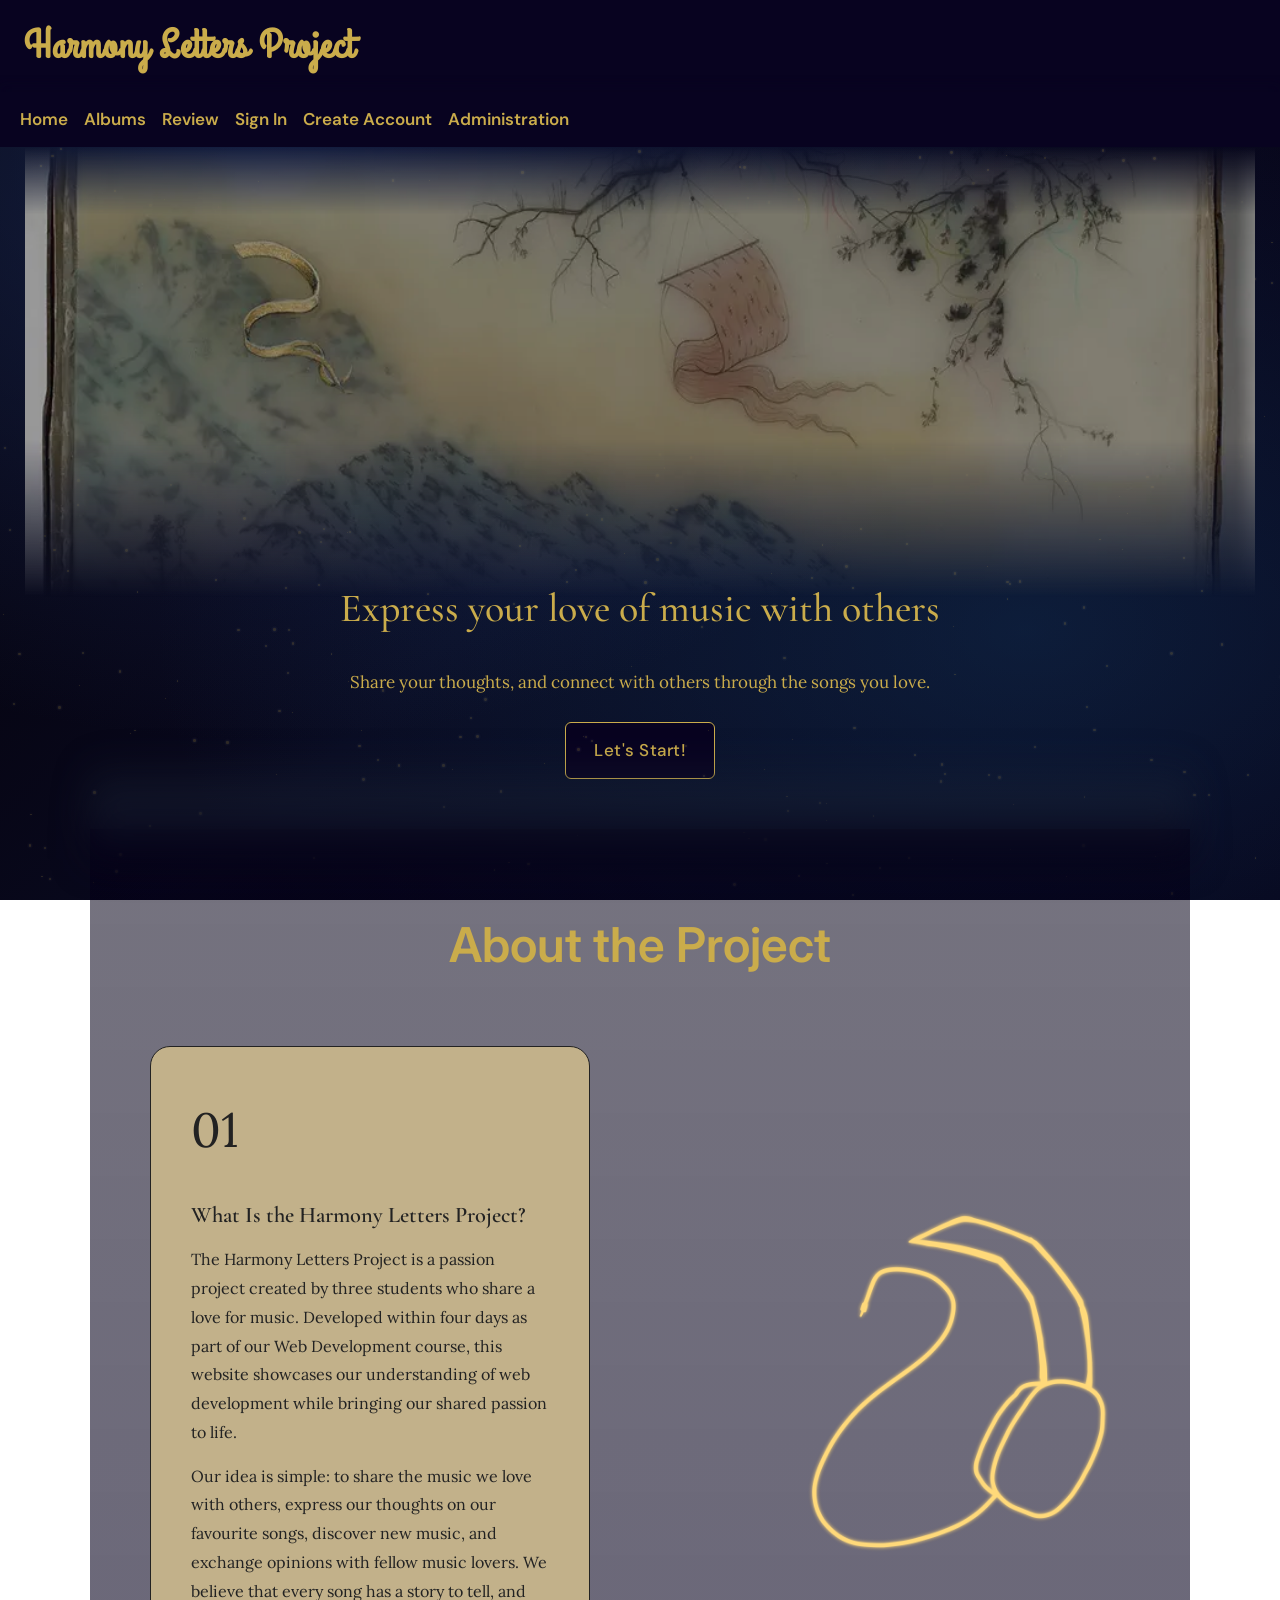
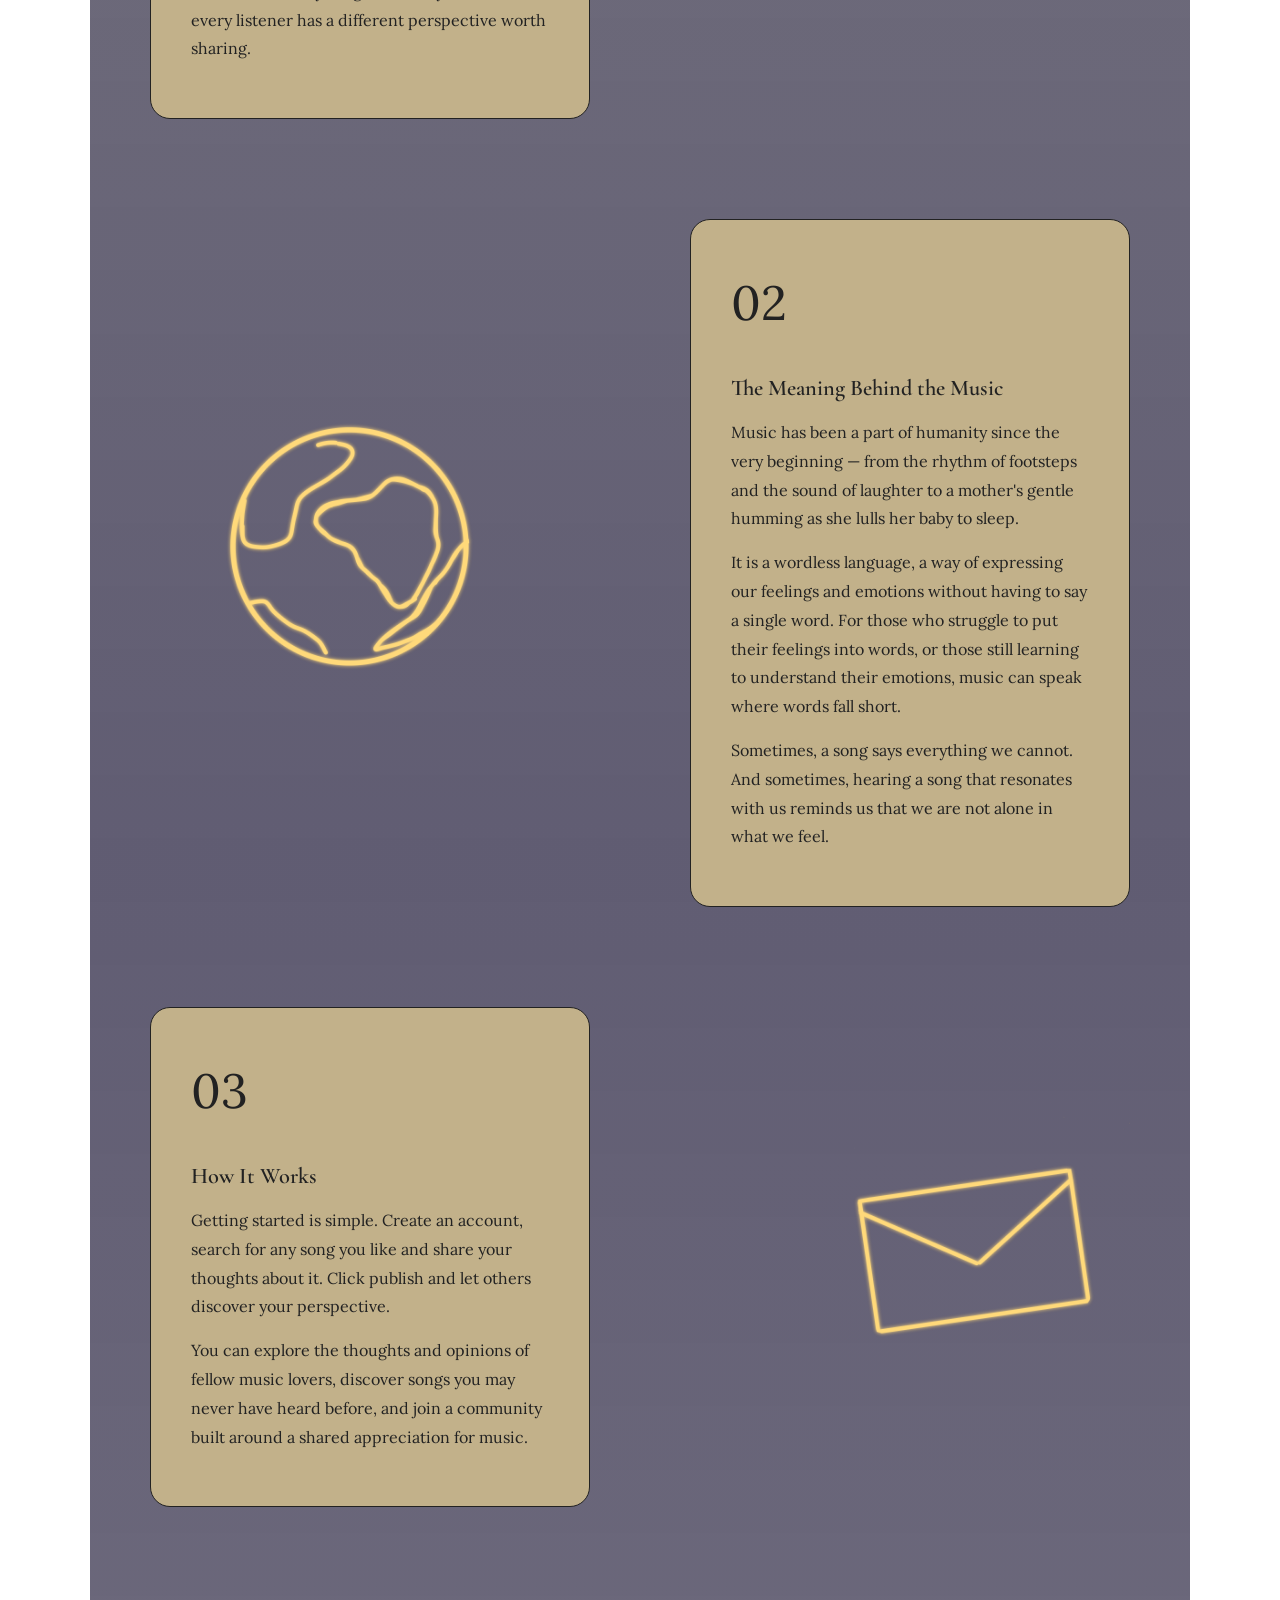
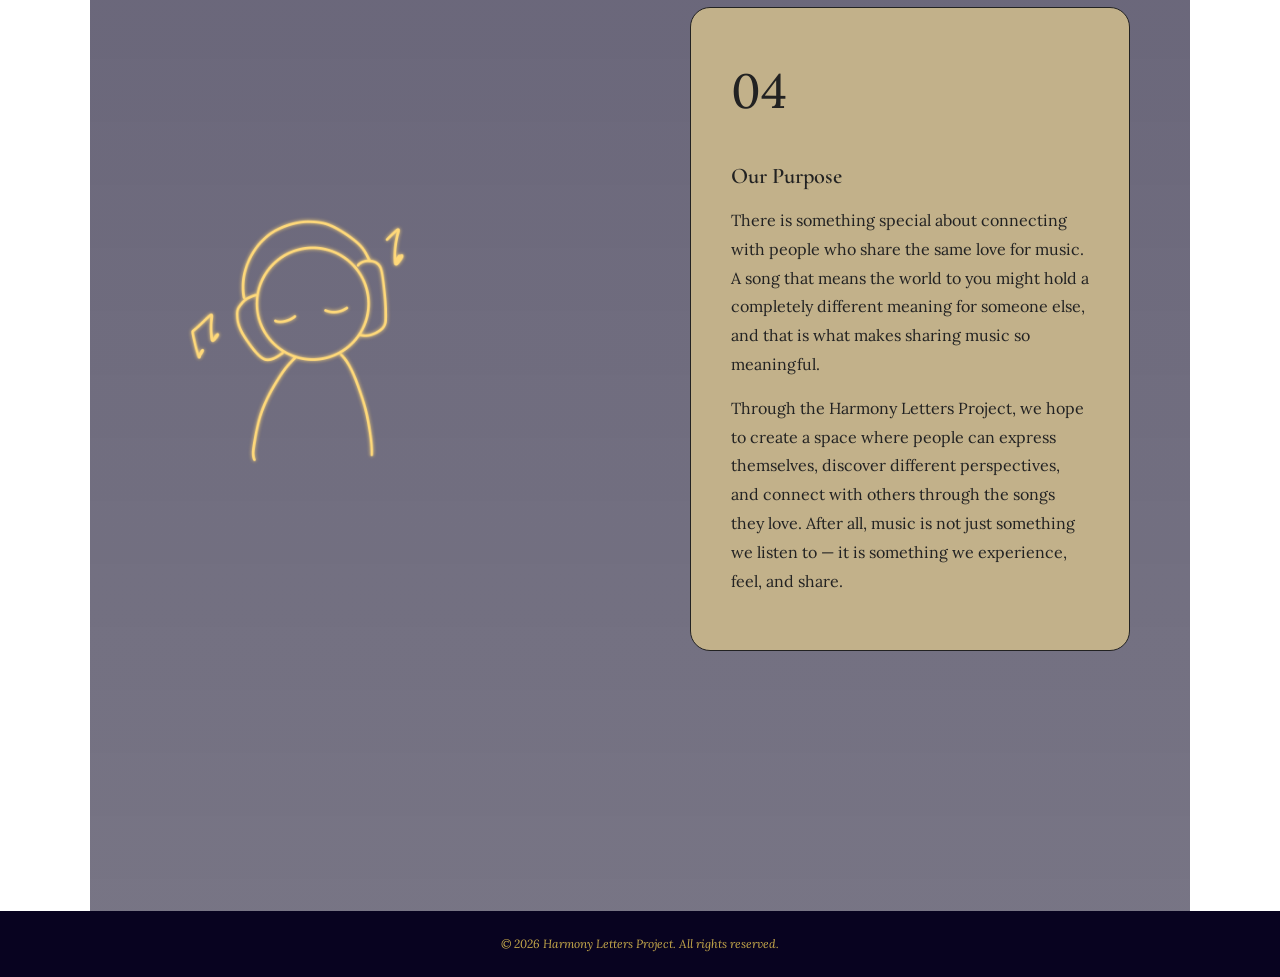
<file: harmony-letters-project/Harmony Letters Project/index.html>
<!DOCTYPE html>
<html lang="en">

<head>
<meta charset="UTF-8">
<meta name="viewport" content="width=device-width, initial-scale=1.0">
<title>Home | Harmony Letters Project</title>
<link href='https://fonts.googleapis.com/css?family=Aclonica' rel='stylesheet'>
<link rel="stylesheet" href="harmony.css">

<!-- to allow older browsers to load the website -->
<!--[if lt IE 9]>
<script src="http://html5shim.googlecode.com/svn/trunk/html5.js">
</script>
<![endif]--> 
</head>

<body>
<div id="stars"></div>

<div class="site-top">
<header>
<h1>Harmony Letters Project</h1>
</header>

<nav class="navbar"> 
<ul>
<li><a href="index.html">Home</a></li>
<li><a href="albums.html">Albums</a></li>
<li><a href="reviews.html">Review</a></li>
<li><a href="signin.php">Sign In</a></li>
<li><a href="createacc.php">Create Account</a></li>
<li><a href="admin.php">Administration</a></li>
</nav>
</ul>
</div>

<main>   
<section class="hero">

<div class="slideshow">
<img src="pictures/novoamor.webp"
class="slide active"
alt="Novo Amor - Birthplace Album">

<img src="pictures/sleepingatlast.jpg"
class="slide"
alt="Sleeping At Last - Atlas: I Album">

</div>
<h2>Express your love of music with others</h2>

<p>Share your thoughts, and connect with others through the songs you love.</p>

<a href="albums.html" class="start-button" id="start-button">Let's Start!</a>
</section>
</main> 


<div id ="wrapper">
<main> 
<section class="about-section">
 <h2 class="about-title">About the Project</h2>

<div class ="about-row about-row-left">
<article class="about-card left">
<span class="about-number">01</span>
<h3>What Is the Harmony Letters Project?</h3>
<p>
The Harmony Letters Project is a passion project created by three students who share a love for music. Developed within four days as part of our Web Development course, this website showcases our understanding of web development while bringing our shared passion to life. </p>

<p>
Our idea is simple: to share the music we love with others, express our thoughts on our favourite songs, discover new music, and exchange opinions with fellow music lovers. We believe that every song has a story to tell, and every listener has a different perspective worth sharing.
</p>
</article>

<img src="pictures/headphones.png"
class="about-image"
alt="Headphones design">

</div>

<div class ="about-row about-row-right">
<img src="pictures/earth.png"
class="about-image"
alt="Earth design as a stand in for wordlwide music">
<article class="about-card right">
<span class="about-number">02</span>
<h3>The Meaning Behind the Music</h3>
<p>
Music has been a part of humanity since the very beginning — from the rhythm of footsteps and the sound of laughter to a mother's gentle humming as she lulls her baby to sleep.</p>

<p>
It is a wordless language, a way of expressing our feelings and emotions without having to say a single word. For those who struggle to put their feelings into words, or those still learning to understand their emotions, music can speak where words fall short. </p>

<p>
Sometimes, a song says everything we cannot. And sometimes, hearing a song that resonates with us reminds us that we are not alone in what we feel.
</p>
</article>
</div>

<div class ="about-row about-row-left">
<article class="about-card left">
<span class="about-number">03</span>
<h3>How It Works</h3>
<p>
Getting started is simple. Create an account, search for any song you like and share your thoughts about it. Click publish and let others discover your perspective. </p>

<p>
You can explore the thoughts and opinions of fellow music lovers, discover songs you may never have heard before, and join a community built around a shared appreciation for music.
</p>
</article>

<img src="pictures/letter.png"
class="about-image"
alt="A letter design">
</div>

<div class ="about-row about-row-right">
<img src="pictures/enjoying music.png"
class="about-image"
alt="drawing of enjoying music">
<article class="about-card right">
<span class="about-number">04</span>
<h3>Our Purpose</h3>
<p>
There is something special about connecting with people who share the same love for music. A song that means the world to you might hold a completely different meaning for someone else, and that is what makes sharing music so meaningful. </p>

<p>
Through the Harmony Letters Project, we hope to create a space where people can express themselves, discover different perspectives, and connect with others through the songs they love. After all, music is not just something we listen to — it is something we experience, feel, and share.
</p>
</article>
</div>


</section>
</div>

</main>

<footer>
<p>© 2026 Harmony Letters Project. All rights reserved.</p>
</footer>
</div>
<script src="js/stars.js"></script>
<script src="js/slideshow.js"></script>
</body>
</html>
</file>
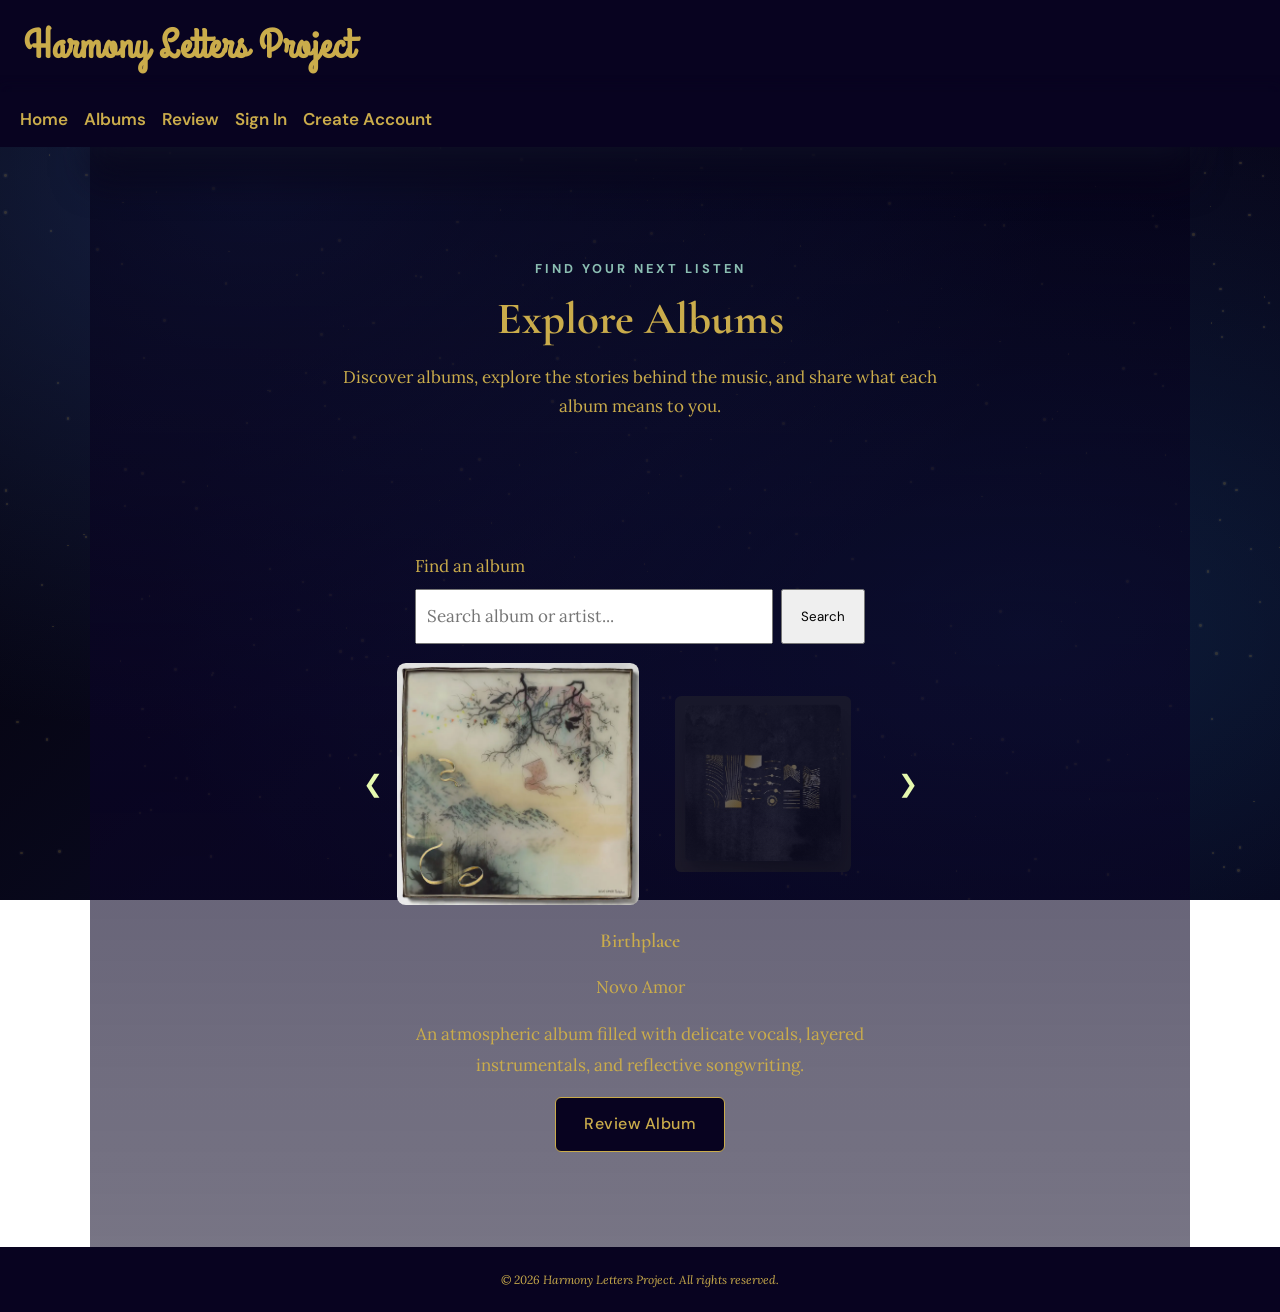
<file: harmony-letters-project/Harmony Letters Project/albums.html>
<!DOCTYPE html>
<html lang="en">

<head>
<meta charset="UTF-8">
<meta name="viewport" content="width=device-width, initial-scale=1.0">
<title>Choose Your Album | Harmony Letters Project</title>
<link rel="stylesheet" href="harmony.css">

<!-- to allow older browsers to load the website -->
<!--[if lt IE 9]>
<script src="http://html5shim.googlecode.com/svn/trunk/html5.js">
</script>
<![endif]--> 
</head>

<body>
<div id="stars"></div>

<div class="site-top">
<header>
<h1>Harmony Letters Project</h1>
</header>

<nav class="navbar"> 
<ul>
<li><a href="index.html">Home</a></li>
<li><a href="albums.html">Albums</a></li>
<li><a href="reviews.html">Review</a></li>
<li><a href="signin.php">Sign In</a></li>
<li><a href="createacc.php">Create Account</a></li>
</nav>
</ul>
</div>

<div id ="wrapper">
<main>   



<section class="album-section">

<div class="albums-heading">
<p class="albums-eyebrow">FIND YOUR NEXT LISTEN</p>
<h2>Explore Albums</h2>

<p>Discover albums, explore the stories behind the music,
and share what each album means to you.</p>
</div>
</section>




<div class="album-search">
<label for="albumSearch">Find an album</label>

<div class="search-box">
<input
type="search"
id="albumSearch"
placeholder="Search album or artist...">

<button type="button" id="searchBtn">
Search
</button>
</div>

<p id="searchMessage" aria-live="polite"></p>
</div>

<div class="album-carousel">

<button class="arrow prev"
id="prevBtn"
aria-label="Previous album">
&#10094;
</button>

<div class="album-track" id="albumTrack">

<div class="album-card active"
data-title="Birthplace"
data-artist="Novo Amor"
data-description="An atmospheric album filled with delicate vocals, layered instrumentals, and reflective songwriting."
data-review="birthplace.html">

<img src="pictures/novoamor.webp"
alt="Novo Amor — Birthplace album cover">
</div>

<div class="album-card"
data-title="Atlas: I"
data-artist="Sleeping At Last"
data-description="An introspective collection exploring human emotions, personal growth, and our place in the universe."
data-review="atlasi.html">

<img src="pictures/sleepingatlast.jpg"
alt="Sleeping At Last — Atlas: I album cover">
</div>

</div>

<button class="arrow next"
id="nextBtn"
aria-label="Next album">
&#10095;
</button>

</div>

<div class="album-info" aria-live="polite">

<h3 id="albumTitle">Birthplace</h3>

<p id="albumArtist">Novo Amor</p>

<p id="albumDescription">
An atmospheric album filled with delicate vocals,
layered instrumentals, and reflective songwriting.
</p>

<a href="birthplace.html"
id="reviewBtn"
class="review-album-btn">
Review Album
</a>

</section>
</main>
</div>

<footer>
<p>© 2026 Harmony Letters Project. All rights reserved.</p>
</footer>
</div>
<script src="js/stars.js"></script>
<script src="js/albums.js"></script>
</body>
</html>
</file>
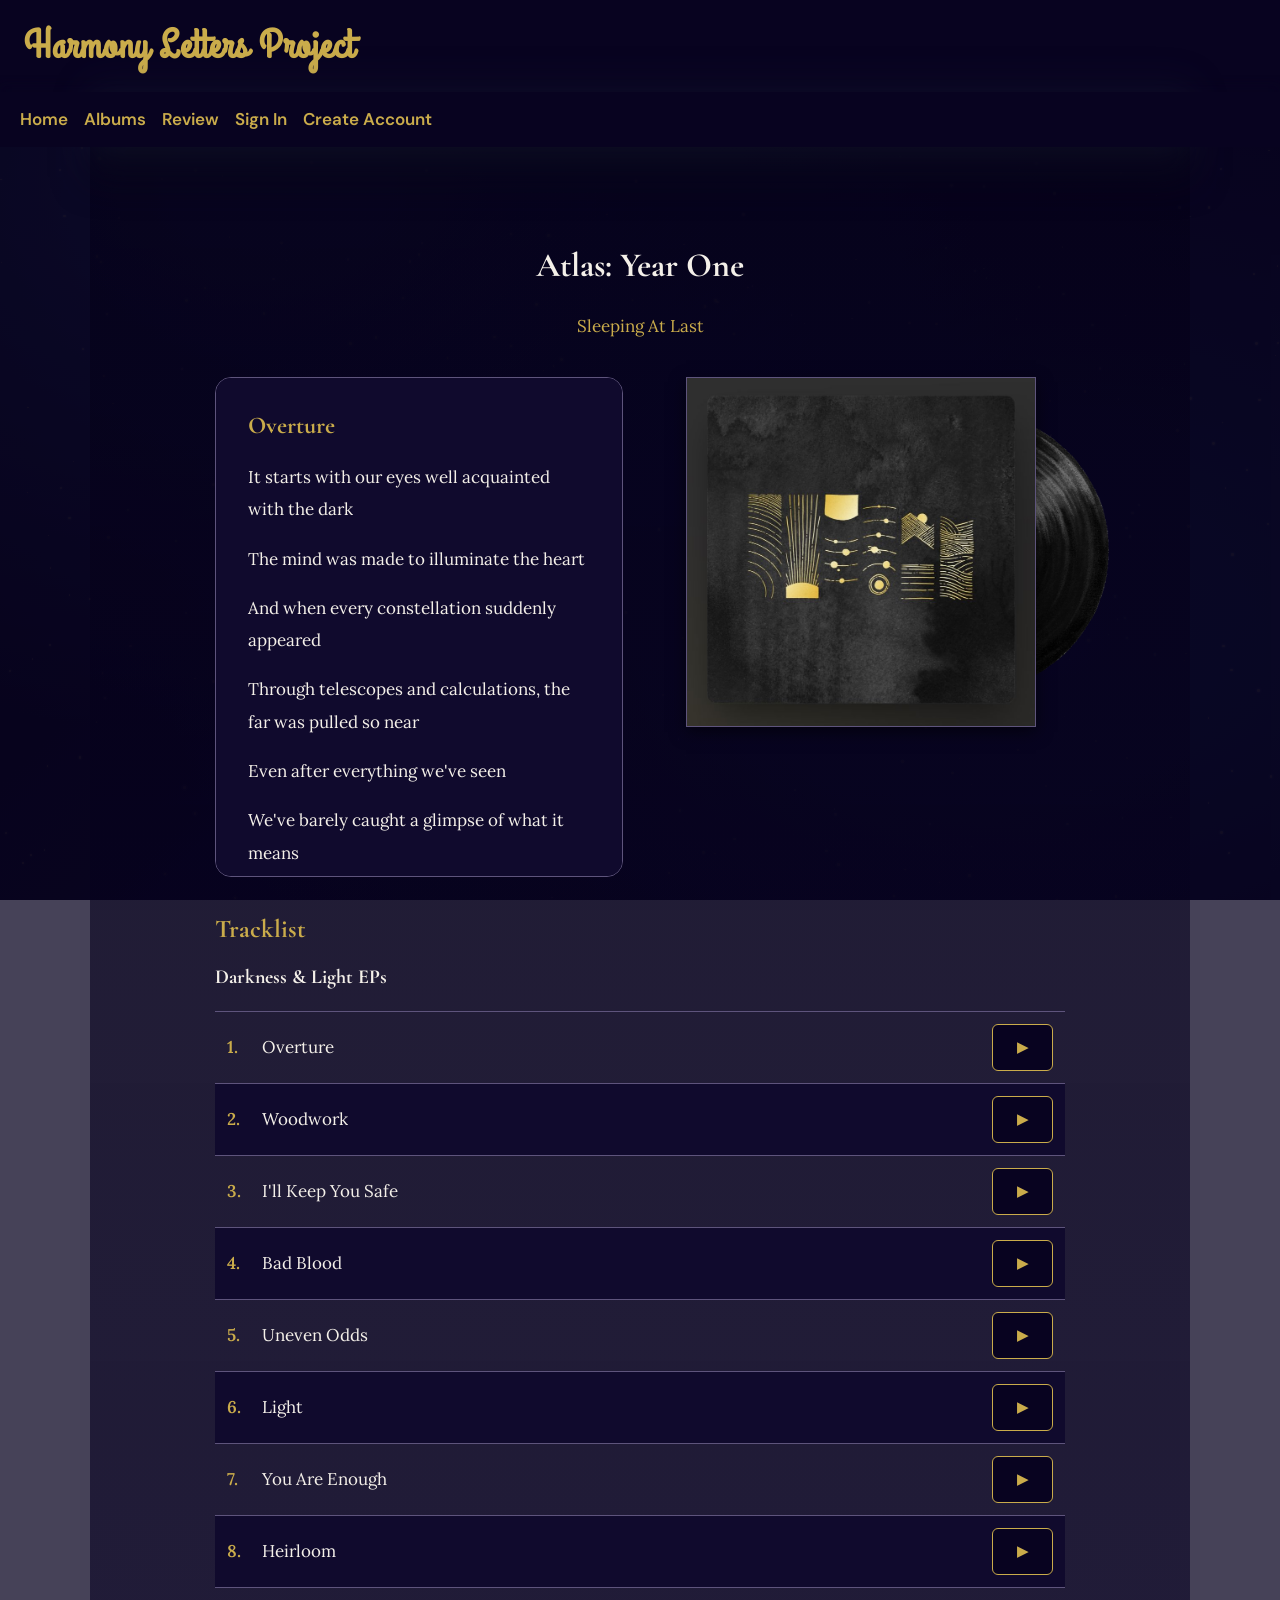
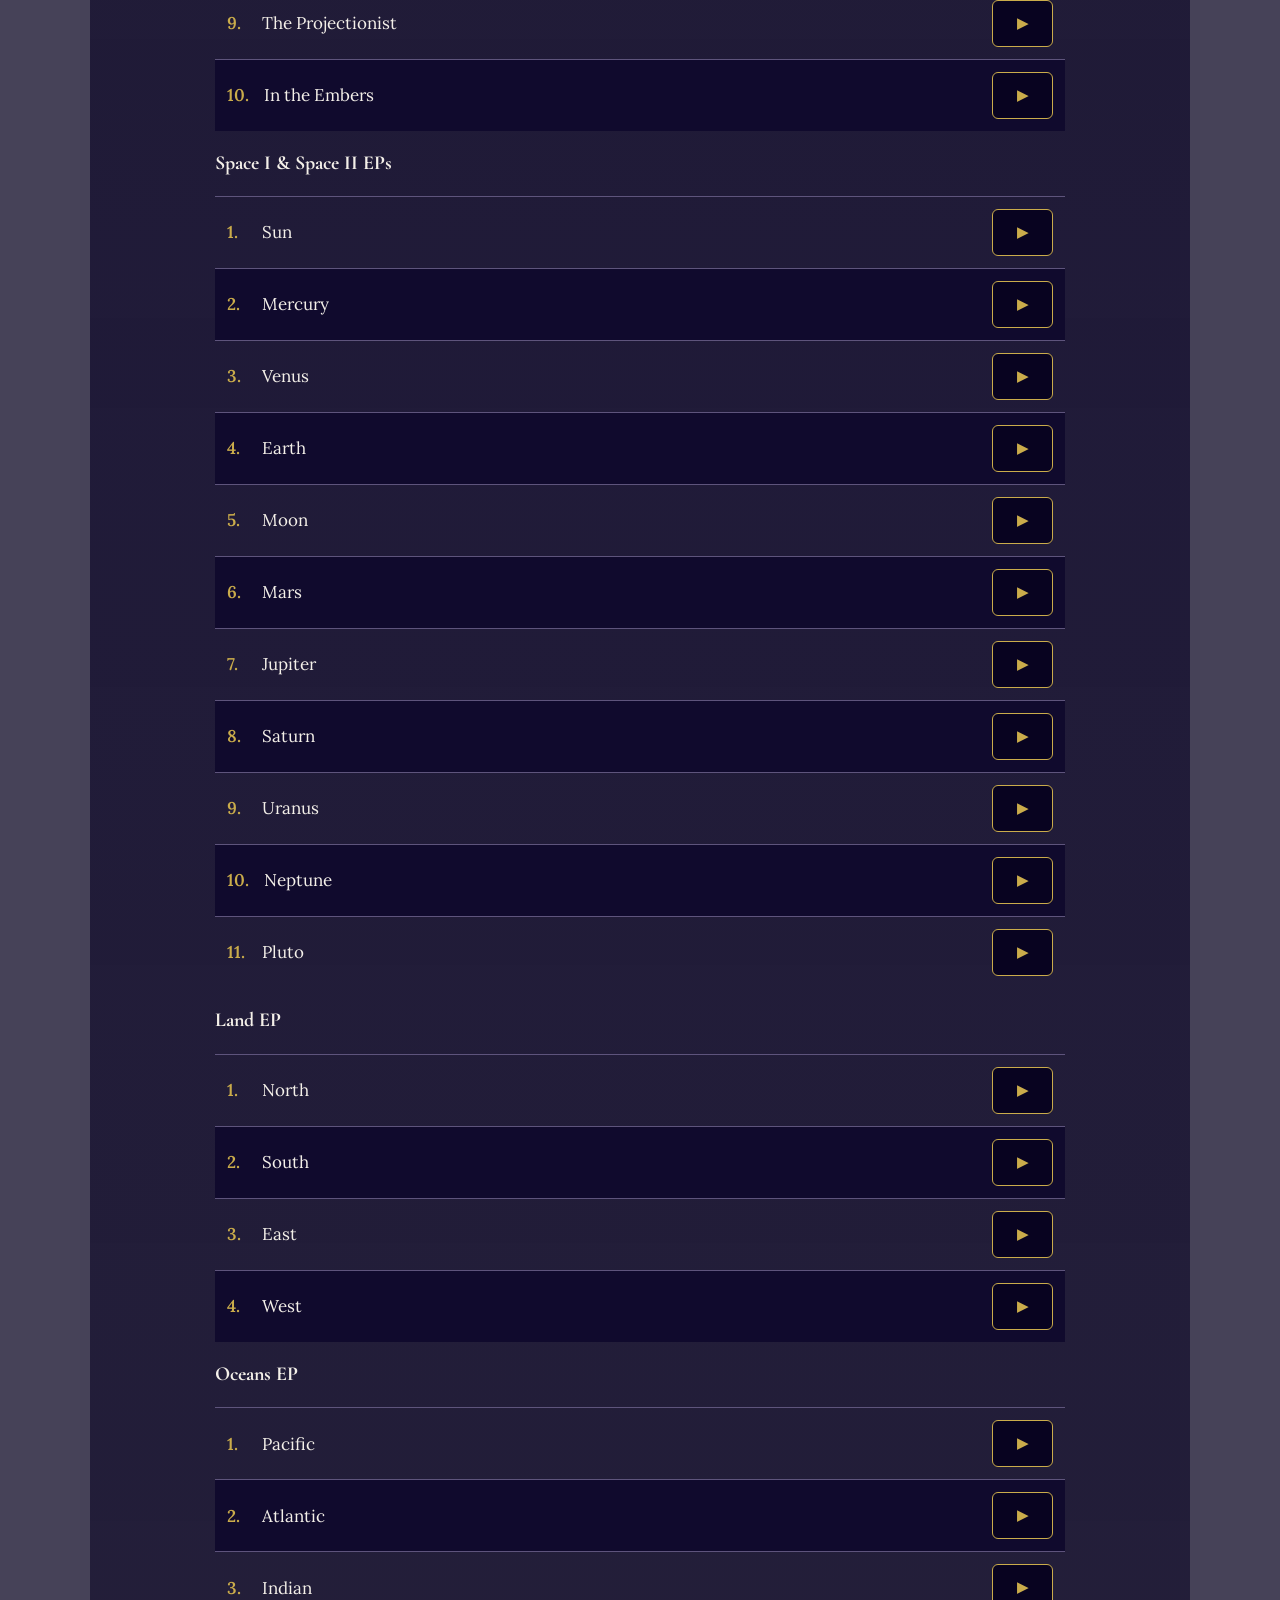
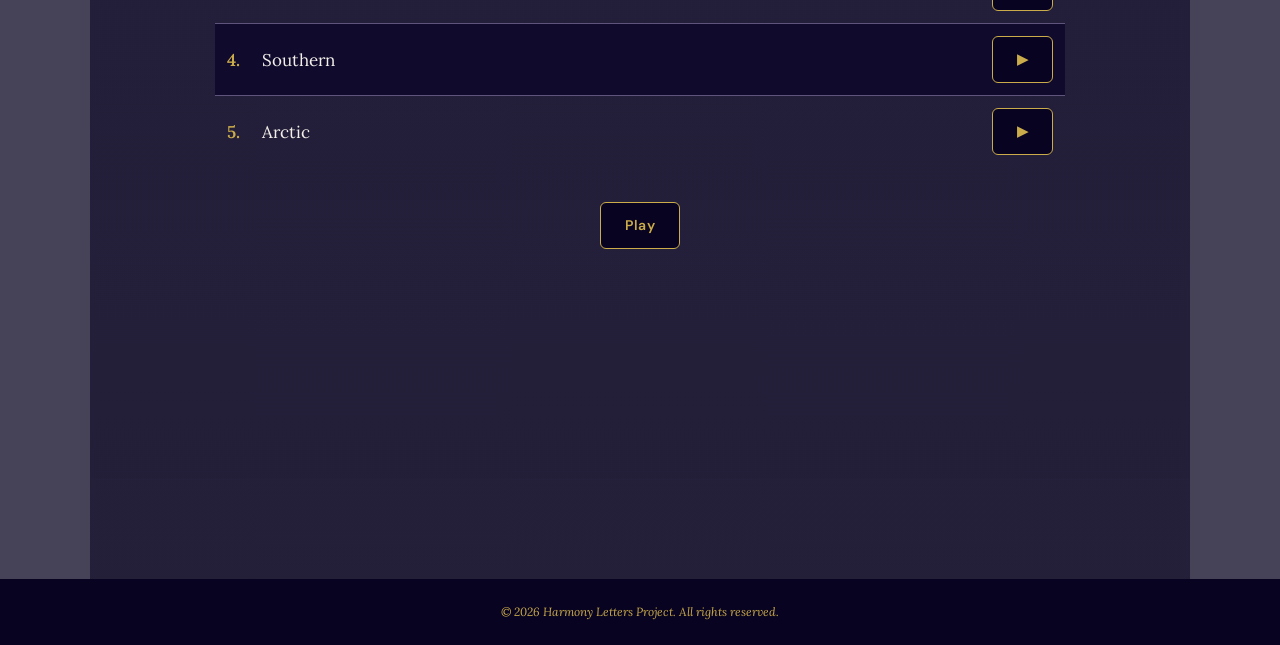
<file: harmony-letters-project/Harmony Letters Project/atlasi.html>
<!DOCTYPE html>
<html lang="en">

<head>
<meta charset="UTF-8">
<meta name="viewport" content="width=device-width, initial-scale=1.0">
<title>Atlas I | Harmony Letters Project</title>
<link rel="stylesheet" href="harmony.css">

<!-- Support for older browsers -->
<!--[if lt IE 9]>
<script src="http://html5shim.googlecode.com/svn/trunk/html5.js"></script>
<![endif]-->
</head>

<body>
<div id="stars"></div>

<div class="site-top">
<header>
<h1>Harmony Letters Project</h1>
</header>

<nav class="navbar">
<ul>
<li><a href="index.html">Home</a></li>
<li><a href="albums.html">Albums</a></li>
<li><a href="reviews.html">Review</a></li>
<li><a href="signin.php">Sign In</a></li>
<li><a href="createacc.php">Create Account</a></li>
</ul>
</nav>

<div id="wrapper">

<main class="song-review">

<h1>Atlas: Year One</h1>
<p class="artist-name">Sleeping At Last</p>
<div class="song-layout">

<section class="lyrics-panel active" id="overtureLyrics">
<h2>Overture</h2>
<div>
<p>It starts with our eyes well acquainted with the dark</p>
<p>The mind was made to illuminate the heart</p>
<p>And when every constellation suddenly appeared</p>
<p>Through telescopes and calculations, the far was pulled so near</p>

<p>Even after everything we've seen</p>
<p>We've barely caught a glimpse of what it means</p>
<p>In the architecture of the soul</p>
<p>The universe began</p>

<p>With our eyes closed</p>
<p>We claim our land</p>
<p>We tame our seas</p>
<p>We carve our names</p>
<p>On the surface of history</p>
<p>'Til our hands get tied</p>
<p>By the stubborn will of gravity</p>

<p>Even after everything we've seen</p>
<p>We've barely caught a glimpse of what it means</p>
<p>In the architecture of the soul</p>
<p>The universe began</p>

<p>With our eyes closed</p>
<p>In the rise and fall</p>
<p>Of a newborn's chest</p>
<p>Like the ocean swells</p>
<p>We inhale, exhale and reset</p>
<p>Every living thing</p>
<p>Is in this constant state of unrest</p>

<p>Even after all our history</p>
<p>We've barely caught a glimpse of what it means</p>
<p>In the architecture of the soul</p>
<p>The universe began</p>

<p>Even after everything we've seen</p>
<p>We've barely caught a glimpse of what it means</p>
<p>In the architecture of the soul</p>
<p>The universe began</p>
<p>With our eyes closed</p>
</div>
</section>

<section class="lyrics-panel" id="woodworkLyrics">
<h2>Woodwork</h2>
<div>
<p>I hear your heart</p>
<p>As it beats beneath</p>
<p>The sound of crashing cars</p>
<p>As the sirens pour</p>
<p>Into every street surrounding us</p>
<p>Our world caves in on us</p>
<p>And makes us new</p>

<p>All our love came out of the woodwork</p>
<p>All our strength came out of the woodwork</p>
<p>We only notice light when darkness crashes against it</p>
<p>We only notice light deep in the woodwork</p>

<p>I still hear the song</p>
<p>As it rings beneath</p>
<p>The sound of shattered glass</p>
<p>In the aftermath</p>
<p>The melody, it carries on</p>
<p>While we come undone</p>
<p>It makes us new</p>

<p>All our love came out of the woodwork</p>
<p>All our strength came out of the woodwork</p>
<p>We only notice light when darkness crashes against it</p>
<p>We only notice light deep in the woodwork</p>

<p>It's a cruel, cruel trick</p>
<p>How we find ourselves</p>
<p>When we lose everything else</p>
<p>Like a train wreck</p>
<p>The sound of your breathing hits my ears</p>
<p>The world reappears</p>
<p>And it breaks us new</p>

<p>'Til all our love came out of the woodwork</p>
<p>All our strength came out of the woodwork</p>
<p>All our trust came out of the woodwork</p>
<p>We only notice light deep in the woodwork</p>
</div>
</section>

<section class="lyrics-panel" id="illkeepyousafeLyrics">
<h2>I'll Keep You Safe</h2>
<div>
<p>I'll keep you safe.</p>
<p>Try hard to concentrate.</p>
<p>Hold out your hand, can you feel the weight of it?</p>
<p>The whole world at your fingertips-</p>
<p>Don't be, don't be afraid.</p>
<p>Our mistakes, they were bound to be made.</p>
<p>but I promise you I'll keep you safe.</p>

<p>You'll be an architect,</p>
<p>so pull up your sleeves and build a new silhouette in the skylines up ahead.</p>
<p>Don't be, don't be afraid.</p>
<p>Our mistakes, they were bound to be made.</p>
<p>but I promise you I'll keep you safe.</p>

<p>I'll keep you safe.</p>

<p>Your darkness will be rewritten into a work of fiction, you'll see.</p>
<p>As you pull on every ribbon, you'll find every secret it keeps.</p>

<p>The sound of the branches breaking under your feet, the smell of the falling and burning of leaves, the bitterness of winter or the sweetness of spring,</p>
<p>You are an artist but your heart is your masterpiece.</p>
<p>And I'll keep it safe.</p>

<p>Dismiss the invisible by giving it shape,</p>
<p>like a clockmaker fixes time by keeping the gears in line.</p>
<p>Don't be, no don't be afraid.</p>
<p>God knows, our mistakes will be made.</p>
<p>but I promise you I'll keep you safe.</p>

<p>As you build up your collection</p>
<p>of pearls that you pulled from the deep,</p>
<p>a landscape more beautiful than anything that I've ever seen.</p>

<p>The sound of the branches breaking under your feet, the smell of the falling and burning of leaves, the bitterness of winter or the sweetness of spring,</p>
<p>You are an artist but your heart is your masterpiece.</p>
<p>And I'll keep it safe.</p>
</div>
</section>

<section class="lyrics-panel" id="badbloodLyrics">
<h2>Bad Blood</h2>
<div>
<p>You fixed your eyes on us</p>
<p>Your flesh and blood</p>
<p>A sculpture of water</p>
<p>And unsettled dust</p>

<p>When there was bad blood in us</p>
<p>We learned our lesson</p>
<p>Genesis to the last generation</p>

<p>So we wrestle with it all</p>
<p>The concept of grace</p>
<p>And the faithful concrete</p>
<p>As it breaks our fall</p>
<p>Our questions are all the same</p>
<p>Identical words, how they feel brand new against different time frames</p>
<p>Identical words against different time frames</p>

<p>We know it all by heart</p>
<p>The whole is greater</p>
<p>Than the sum of its parts</p>
<p>We've heard it all before</p>

<p>In beauty there echoes a speck of our source</p>
<p>In beauty there echoes a speck of our source</p>

<p>Like firewood</p>
<p>Burning bright</p>
<p>In the dead of winter</p>
<p>By only a flicker</p>
<p>We cling to this life</p>
<p>So we huddle over maps</p>
<p>Is it faith or prediction</p>
<p>Will or tradition</p>
<p>Until we collapse?</p>

<p>We argue our bearings</p>
<p>Until we collapse</p>
<p>We study our story arcs</p>
<p>Inherently good</p>
<p>Or were we broken right from the start?</p>

<p>Our hesitant fingerprints</p>
<p>Trace every mountain</p>
<p>Lace every valley</p>
<p>Until we're convinced</p>

<p>That we know it all by heart</p>
<p>Every blade of grass</p>
<p>Bears our mark</p>
<p>In the name of being brave</p>
<p>Though it's just another word for being afraid</p>

<p>We know it all by heart</p>
<p>The whole is so much greater</p>
<p>Than the sum of these parts</p>
<p>We've heard the truth before</p>
<p>For in beauty there echoes a speck of our source</p>

<p>In beauty there echoes a speck of our source</p>
<p>In beauty there echoes a speck of our source</p>
</div>
</section>


<section class="lyrics-panel" id="unevenoddsLyrics">
<h2>Uneven Odds</h2>
<div>
<p>I once knew your father well.</p>
<p>he fought tears as he spoke</p>
<p>of your mother's health.</p>
<p>I guess a part of him just couldn't return.</p>
<p>forgiveness is the lesson</p>
<p>he cursed you to learn.</p>

<p>As your guardian, I was instructed well</p>
<p>to make sense of God's love in these fires of hell.</p>
<p>Now I don't expect you to understand,</p>
<p>just to live what little life</p>
<p>your broken heart can.</p>

<p>Maybe your light is a seed,</p>
<p>and the darkness, the dirt.</p>
<p>in spite of the uneven odds</p>
<p>beauty lifts from the earth.</p>

<p>As the years move on</p>
<p>these questions take shape.</p>
<p>are you getting stronger</p>
<p>or is time shifting weight?</p>

<p>No one expects you to understand,</p>
<p>just to live what little life</p>
<p>your mended heart can.</p>

<p>You'll always remember</p>
<p>the moment God took her away,</p>
<p>for the weight of the world</p>
<p>was placed on your shoulders that day.</p>

<p>Maybe your light is a seed,</p>
<p>and the darkness, the dirt.</p>
<p>in spite of the uneven odds</p>
<p>beauty lifts from the earth.</p>

<p>You're much too young now</p>
<p>so I'll write these words down:</p>
<p>darkness exists</p>
<p>to make light truly count.</p>
</div>
</section>

<section class="lyrics-panel" id="lightLyrics">
<h2>Light</h2>
<div>
<p>May these words be the first to find your ears</p>
<p>The world is brighter than the sun now that you're here</p>
<p>Though your eyes will need some time to adjust</p>
<p>To the overwhelming light surrounding us</p>

<p>I'll give you everything I have</p>
<p>I'll teach you everything I know</p>
<p>I promise I'll do better</p>
<p>I will always hold you close</p>
<p>But I will learn to let you go</p>
<p>I promise I'll do better</p>
<p>I will soften every edge</p>
<p>I'll hold the world to its best</p>
<p>And I'll do better</p>
<p>With every heartbeat I have left</p>
<p>I will defend your every breath</p>
<p>And I'll do better</p>

<p>'Cause you are loved, you are loved more than you know</p>
<p>I hereby pledge all of my days to prove it so</p>
<p>Though your heart is far too young to realize</p>
<p>The unimaginable light you hold inside</p>

<p>I'll give you everything I have</p>
<p>I'll teach you everything I know</p>
<p>I promise I'll do better</p>
<p>I will always hold you close</p>
<p>But I will learn to let you go</p>
<p>I promise I'll do better</p>
<p>I will rearrange the stars</p>
<p>Pull 'em down to where you are</p>
<p>I promise I'll do better</p>
<p>With every heartbeat I have left</p>
<p>I'll defend your every breath</p>
<p>I promise I'll do better</p>
<p>I will soften every edge</p>
<p>Hold the world to its best</p>
<p>I promise I'll do better</p>
<p>With every heartbeat I have left</p>
<p>I'll defend your every breath</p>
</div>
</section>

<section class="lyrics-panel" id="yoareenoughLyrics">
<h2>You Are Enough</h2>
<div>
<p>When we woke up the world was figured out</p>
<p>Beyond the beauty we've dreamt about</p>
<p>This brilliant light is brighter than we've known</p>
<p>Without our darkness to prove it so</p>

<p>Still, we can't help but to examine it</p>
<p>To add our question marks to periods</p>
<p>At the foot of our bed, we found an envelope</p>

<p>You're enough, you're enough, you're enough, you are enough</p>
<p>These little words, somehow they're changing us</p>
<p>You're enough, you're enough, you are enough</p>
<p>So we let our shadows fall away like dust</p>

<p>When we grew up, our shadows grew up too</p>
<p>But they're just some old ghosts that we grew attached to</p>
<p>The tragic flaw is that they hide the truth</p>

<p>That you're enough, you're enough, you're enough</p>
<p>I promise you're enough, you're enough, you're enough</p>
<p>I promise you're enough, you're enough, you're enough</p>
<p>I promise you</p>

<p>You're enough, you're enough, you're enough, you are enough</p>
<p>These little words, somehow they're changing us</p>

<p>You're enough, you're enough, you are enough</p>
<p>So we let our shadows fall away like dust</p>

<p>You're enough, you're enough, you are enough</p>
<p>These little words, somehow they're changing us</p>

<p>Let it go, let it go, you are enough</p>
<p>So we let our shadows fall away like dust</p>
</div>
</section>

<section class="lyrics-panel" id="heirloomLyrics">
<h2>Heirloom</h2>
<div>
<p>You try your hardest to leave the past alone</p>
<p>This crooked posture is all you've ever known</p>
<p>It is the consequence of living in between</p>
<p>The weight of family and the pull of gravity</p>
<p>You are so much more than your father's son</p>
<p>You are so much more than what I've became</p>
<p>Long before you were born there was light</p>
<p>Hidden deep in these young, unfamiliar eyes</p>
<p>A million choices, though little on their own</p>
<p>Become the heirloom of the heaviness you've known</p>
<p>You are so much more than your father's son</p>
<p>You are so much more than what I've become</p>
<p>What I've become</p>
<p>What I've become</p>

<p>You pressed rewind</p>
<p>For the thousandth time</p>
<p>When the tapes wore through</p>
<p>So you memorized</p>
<p>Those unscripted lines</p>
<p>Desperate for some kind of clue</p>
<p>When the scale tipped</p>
<p>When you inherited</p>
<p>A fight that you were born to lose</p>
<p>It's not your fault</p>
<p>No, it's not your fault</p>
<p>I put this heavy heart in you</p>
<p>I put this heavy heart in you</p>
<p>You remind me of who I could have been</p>
<p>Had I been stronger and braver way back then</p>
<p>A million choices, though little on their own</p>
<p>Became the heirloom of the heaviness we've known</p>

<p>You are so much more than your father's son</p>
<p>You are so much more than the wars you've won</p>
<p>You are so much more than your father's son</p>
<p>You are so much more than what I've become</p>
</div>
</section>

<section class="lyrics-panel" id="theprojectionistLyrics">
<h2>The Projectionist</h2>
<div>
<p>When I was young, I fell in love with story</p>
<p>With the eleventh hour</p>
<p>With the blaze of glory</p>
<p>The theater lights dim and all goes quiet</p>
<p>In the darkest of rooms</p>
<p>Light shines the brightest</p>
<p>When hands are tied and clocks are ticking</p>
<p>An audience convinced: we're leaning in</p>
<p>Holding our breath again</p>
<p>Just when we thought the game was over</p>
<p>The music lifts and our dying soldier lives!</p>
<p>And we breathe a sigh of relief</p>
<p>We're leaving</p>
<p>We're leaving our shadows behind us now</p>
<p>Yeah, we're leaving</p>
<p>Yeah, we're leaving it all behind for now</p>
<p>But even dust was made to settle</p>
<p>And if we're made of dust</p>
<p>Then what makes us any different?</p>
<p>I guess we give what we've been given</p>
<p>A family tree so very good at giving up</p>
<p>When we've had enough</p>
<p>Though truth is heavier than fiction</p>
<p>Gravity lifts as the projectionist rolls tape</p>
<p>And it makes us brave again</p>
<p>And it makes us brave again</p>
<p>And it makes us brave</p>
<p>So we're leaving</p>
<p>We're leaving our shadows behind us now</p>
<p>Yeah, we're leaving</p>
<p>Yeah, we're leaving it all behind for now</p>
<p>And it makes us brave again</p>
<p>And it makes us brave yeah, we're leaving</p>
<p>(And it makes us brave again)</p>
<p>We're leaving 'em all behind for now</p>
</div>
</section>

<section class="lyrics-panel" id="intheembersLyrics">
<h2>In The Embers</h2>
<div>
<p>We live and we die like fireworks</p>
<p>Our legacies hide in the embers</p>
<p>May our stories catch fire</p>
<p>And burn bright enough to catch God’s eye</p>
<p>We live and we die</p>
<p>Like fireworks we pull apart the dark</p>
<p>Compete against the stars with</p>
<p>All of our hearts</p>
<p>’til our temporary brilliance turns to ash</p>
<p>We pull apart the darkness while we can</p>
<p>May we live and die a valorous life</p>
<p>May we write it all down in cursive light</p>
<p>So we pray we were made</p>
<p>In the image of a figure eight</p>
<p>May we live and die</p>
<p>Like fireworks we pull apart the dark</p>
<p>Compete against the stars with</p>
<p>All of our hearts</p>
<p>’til our temporary brilliance turns to ash</p>
<p>We pull apart the darkness while we can</p>
<p>Like fireworks we pull apart the dark</p>
<p>Compete against the stars with</p>
<p>All of our hearts</p>
<p>’til our temporary brilliance turns to ash
<p>We pull apart the darkness while we can</p>
</div>
</section>

<section class="lyrics-panel" id="sunLyrics">
<h2>Sun</h2>
<div>
<p>With golden string</p>
<p>Our universe was clothed in light</p>
<p>Pulling at the seams</p>
<p>Our once barren world now brims with life</p>
<p>That we may fall in love</p>
<p>Every time we open up our eyes</p>
<p>I guess space and time</p>
<p>Takes violent things, angry things</p>
<p>And makes them kind</p>

<p>We are the dust of dust</p>
<p>We are the apple of God's eye</p>
<p>We are infinite as the universe we hold inside</p>

<p>Infinity times infinity</p>
<p>Infinity times infinity times infinity</p>
<p>Infinity times infinity times infinity times infinity</p>
<p>Let there be light, let there be light, let me be right</p>

<p>The dust of dust</p>
<p>We are the apple of God's eye</p>
<p>We are infinite as the universe we hold inside</p>
<p>We are the dust of dust</p>
<p>(Infinity times infinity)</p>
<p>We are the apple of God's eye</p>
<p>(Infinity times infinity times infinity)</p>
<p>We are infinite as the universe we hold inside</p>
<p>(Infinity times infinity, infinity times infinity, infinity times infinity times infinity)</p>
</div>
</section>

<section class="lyrics-panel" id="mercuryLyrics">
<h2>Mercury</h2>
<div>
<p>Rows of houses sound asleep.</p>
<p>Only street lights notice me.</p>
<p>I am desperate if nothing else.</p>
<p>In a holding pattern to find myself.</p>

<p>I talk in circles, I talk in circles.</p>
<p>I watch for signals, for a clue.</p>
<p>How to feel different, how to feel new.</p>
<p>Only street lights notice me.</p>
<p>Like science fiction bending truth.</p>

<p>No one can unring this bell.</p>
<p>Unsound this alarm, unbreak my heart new.</p>
<p>I watch for signals, for a clue.</p>
<p>God knows, I am dissonance.</p>
<p>Waiting to be swiftly pulled into tune.</p>

<p>I'll go anywhere you want, anywhere you want.</p>
<p>Anywhere you want me.</p>
<p>I'll go anywhere you want, anywhere you want.</p>
<p>Anywhere you want me.</p>
<p>I'll go anywhere you want, anywhere you want.</p>
<p>Anywhere you want me.</p>
<p>I'll go anywhere you want, anywhere you want.</p>
<p>Anywhere you want me.</p>

<p>I know the further I go.</p>
<p>The harder I try, only keeps my eyes closed.</p>
<p>And somehow I've fallen in love.</p>
<p>God knows, I am dissonance.</p>
<p>With this middle ground at the cost of my soul.</p>

<p>Yet I know, if I stepped aside.</p>
<p>Released the controls, you would open my eyes.</p>
<p>That somehow, all of this mess.</p>
<p>Is just my attempt to know the worth of my life.</p>

<p>Made of precious metals precious metals.</p>
<p>Precious metals inside.</p>
<p>Made of precious metals precious metals.</p>
<p>Precious metals inside.</p>
<p>Made of precious metals.</p>

<p>(I'll go anywhere you want. Anywhere you want)</p>
<p>Precious metals.</p>
<p>(I'll go anywhere you want. Anywhere you want)</p>
<p>Precious metals.</p>
<p>(I'll go anywhere you want. Anywhere you want)</p>
<p>Precious metals.</p>
<p>I'll go anywhere you want, anywhere you want.</p>
<p>(Precious metals).</p>
<p>Anywhere you want.</p>
<p>(Precious metals).</p>
<p>I'll go anywhere you want, anywhere you want.</p>
<p>Anywhere you want me.</p>
</div>
</section>

<section class="lyrics-panel" id="venusLyrics">
<h2>Venus</h2>
<div>
<p>The night sky once ruled my imagination</p>
<p>Now I turn the dials with careful calculation</p>
<p>After a while, I thought I'd never find you</p>
<p>I convinced myself that I would never find you</p>
<p>When suddenly, I saw you</p>
<p>At first, I thought you were a constellation</p>
<p>I made a map of your stars, then I had a revelation</p>
<p>You're as beautiful as endless</p>
<p>You're the universe I'm helpless in</p>
<p>An astronomer at my best</p>
<p>When I throw away the measurements</p>
<p>Like a telescope</p>
<p>I will pull you so close</p>
<p>'Til no space lies in between</p>
<p>And suddenly, I see you</p>
<p>Suddenly, I see you</p>
<p>I was a billion little pieces</p>
<p>'Til you pulled me into focus</p>
<p>Astronomy in reverse</p>
<p>It was me who was discovered</p>
<p>A billion little pieces (like a telescope)</p>
<p>You pulled me into focus (I will pull you so close)</p>
<p>Astronomy in reverse ('til no space lies in between)</p>
<p>It was me who was discovered</p>
<p>A billion little pieces (like a telescope)</p>
<p>You pulled me into focus (I will pull you so close)</p>
<p>Astronomy in reverse ('til no space lies in between)</p>
<p>It was me who was discovered</p>
<p>A billion little pieces (like a telescope)</p>
<p>You pulled me into focus (I will pull you so close)</p>
<p>Astronomy in reverse ('til no space lies in between)</p>
<p>Then suddenly, I see you</p>
<p>Suddenly, I see you</p>
</div>
</section>

<section class="lyrics-panel" id="earthLyrics">
<h2>Earth</h2>
<div>
<p>I dig till my shovel tells a secret</p>
<p>Swear to the earth that I will keep it</p>
<p>Brush off the dirt</p>
<p>And let my change of heart occur</p>
<p>Sold soon after the appraisal</p>
<p>The hammer struck the auction table</p>
<p>Louder than anything I've ever heard</p>
<p>Fault lines tremble underneath my glass house</p>
<p>But I put it out of my mind</p>
<p>Long enough to call it courage</p>
<p>To live without a lifeline</p>
<p>I bend the definition</p>
<p>Of faith to exonerate my blind eye</p>
<p>Till the sirens sound, I'm safe</p>
<p>Meanwhile, my family's taking shelter</p>
<p>The sparks send the fire down the wire</p>
<p>A countdown begins</p>
<p>Until the dynamite gives in</p>
<p>The echo, as wide as the equator</p>
<p>Travels through a world of built up anger</p>
<p>Too late to pull itself together now</p>
<p>Fault lines tremble underneath my glass house</p>
<p>But I put it out of my mind</p>
<p>Long enough to call it courage</p>
<p>To live without a lifeline</p>
<p>I bend the definition</p>
<p>Of faith to exonerate my blind eye</p>
<p>Till the sirens sound, I'm safe</p>
<p>There was an earthquake</p>
<p>There was an avalanche of change</p>
<p>We were so afraid</p>
<p>We cried ourselves a hurricane</p>
<p>There were floods</p>
<p>Tidal waves over us</p>
<p>So we folded our hands and prayed</p>
<p>Like a domino</p>
<p>These wildfires grow and grow</p>
<p>Until a brand new world takes shape</p>
<p>Fault lines tremble underneath my glass house</p>
<p>But I put it out of my mind</p>
<p>Long enough to call it courage</p>
<p>To live without a lifeline</p>
<p>I bend the definition</p>
<p>Of faith to exonerate my blind eye</p>
<p>Till the sirens sound, I'm safe</p>
<p>Until the sirens sound, I'm safe</p>
<p>Until the sirens sound, I'm safe</p>
</div>
</section>

<section class="lyrics-panel" id="marsLyrics">
<h2>Mars</h2>
<div>
<p>We laid our names to rest</p>
<p>Along the dotted line</p>
<p>We left our date of birth</p>
<p>And our history behind</p>
<p>We were full of life</p>
<p>We could barely hold it in</p>
<p>We were amateurs at war</p>
<p>Strangers to suffering</p>
<p>We made our families proud</p>
<p>But scared at the same time</p>
<p>We promised we'd be safe</p>
<p>Another lie from the front lines</p>
<p>Our backs against the wall</p>
<p>We're surrounded and afraid</p>
<p>Our lives now in the hands</p>
<p>Of the soldiers taking aim</p>
<p>Our questions ricochet</p>
<p>Like broken satellites</p>
<p>How our bodies, born to heal</p>
<p>Become so prone to die?</p>
<p>Though time is ruthless</p>
<p>It showed us kindness in the end</p>
<p>(By slowing down enough)</p>
<p>(A second chance to make amends)</p>
<p>As life replayed, we heard a voice proclaim</p>
<p>"Lay your weapons down</p>
<p>They're calling off the war</p>
<p>On account of losing track</p>
<p>Of what we're fighting for"</p>
<p>So we found our way back home</p>
<p>Let our cuts and bruises heal</p>
<p>While a brand-new war began</p>
<p>One that no one else could feel</p>
<p>Our nights have grown so long</p>
<p>Now we beg for sound advice</p>
<p>"Let the brokenness be felt</p>
<p>'Til you reach the other side</p>
<p>There is goodness in the heart</p>
<p>Of every broken man</p>
<p>Who comes right up to the edge</p>
<p>Of losing everything he has"</p>
<p>(Losing everything he has)</p>
<p>(Losing everything he has)</p>
<p>We were young enough to sign</p>
<p>Along the dotted line</p>
<p>(To build a better life)</p>
<p>(To build a better life)</p>
<p>Now we're young enough to try</p>
<p>To build a better life</p>
<p>To build a better life</p>
</div>
</section>

<section class="lyrics-panel" id="jupiterLyrics">
<h2>Jupiter</h2>
<div>
<p>I wrote it down in the winter of 1610</p>
<p>Just a secret under lock and key until then</p>
<p>While collecting the stars, I connected the dots</p>
<p>I don't know who I am, but now I know who I'm not</p>
<p>I'm just a curious speck that got caught up in orbit</p>
<p>In orbit</p>
<p>Like a magnet it beckoned my metals toward it, toward it</p>
<p>Make my messes matter</p>
<p>Make this chaos count</p>
<p>Let every little fracture in me</p>
<p>Shatter out loud</p>
<p>Make my messes matter</p>
<p>Make this chaos count</p>
<p>Let every little fracture in me</p>
<p>Shatter out loud</p>
</div>
</section>

<section class="lyrics-panel" id="saturnLyrics">
<h2>Saturn</h2>
<div>
<p>You taught me the courage of stars before you left.</p>
<p>How light carries on endlessly, even after death.</p>
<p>With shortness of breath.</p>
<p>You explained the infinite.</p>
<p>How rare and beautiful it is to even exist.</p>
<p>I couldn't help but ask for you to say it all again.</p>
<p>I tried to write it down, but I could never find a pen.</p>
<p>I'd give anything to hear you say it one more time.</p>
<p>That the universe was made just to be seen by my eyes.</p>
<p>I couldn't help but ask for you to say it all again.</p>
<p>I tried to write it down, but I could never find a pen.</p>
<p>I'd give anything to hear you say it one more time.</p>
<p>That the universe was made just to be seen by my eyes.</p>
<p>With shortness of breath.</p>
<p>I'll explained the infinite.</p>
<p>How rare and beautiful it truly is that we exist.</p>
</div>
</section>

<section class="lyrics-panel" id="neptuneLyrics">
<h2>Neptune</h2>
<div>
<p>Pitch black, pale blue</p>
<p>There was a stained-glass, variation of the truth</p>
<p>And I felt empty-handed</p>
<p>You let me set sail with cheap wood</p>
<p>So I patched up every leak that I could</p>
<p>'Til the blame grew too heavy</p>
<p>Stitch by stitch, I tear apart</p>
<p>If brokenness is a form of art</p>
<p>I must be a poster child prodigy</p>
<p>Thread by thread, I come apart</p>
<p>If brokenness is a work of art</p>
<p>Surely this must be my masterpiece</p>
<p>I'm only honest when it rains</p>
<p>If I time it right, the thunder breaks</p>
<p>When I open my mouth</p>
<p>I wanna tell you, but I don't know how</p>
<p>I'm only honest when it rains</p>
<p>An open book, with a torn out page</p>
<p>And my inks run out</p>
<p>I wanna love you but I don't know how</p>
<p>I don't know how</p>
<p>No, I don't know how</p>
<p>I don't know how</p>
<p>I wanna love you but I don't know how</p>
<p>I don't know how</p>
<p>I wanna love you but I don't know how</p>
<p>I wanna love you but I don't know how</p>
<p>I wanna love you</p>
<p>Pitch black, pale blue</p>
<p>These wild oceans shake what's left of me loose</p>
<p>Just to hear me cry mercy</p>
<p>The strong wind at my back</p>
<p>So I'll lift up the only sail that I have</p>
<p>This tired white flag</p>
<p>(White flag)</p>
<p>I'm only honest when it rains</p>
<p>If I time it right, the thunder breaks</p>
<p>When I open my mouth</p>
<p>I wanna tell you but I don't know how</p>
<p>I'm only honest when it rains</p>
<p>An open book, with a torn out page</p>
<p>And my inks run out</p>
<p>I wanna love you but I don't know how</p>
<p>Know how</p>
<p>I'm only honest when it rains</p>
<p>If I time it right, the thunder breaks</p>
<p>When I open my mouth</p>
<p>I wanna tell you but I don't know how</p>
<p>Know how</p>
<p>I'm only honest when it rains</p>
<p>An open book, with a torn out page</p>
<p>And my inks run out</p>
<p>I wanna love you but I don't know how</p>
<p>I don't know how</p>
<p>I don't know how</p>
<p>I don't know how</p>
<p>I wanna love you but I don't know how</p>
<p>I don't know how</p>
<p>I wanna love you but I don't know how</p>
<p>I wanna love you but I don't know how</p>
<p>I wanna love you</p>
</div>
</section>

<section class="lyrics-panel" id="plutoLyrics">
<h2>Pluto</h2>
<div>
<p>I woke up from the same dream</p>
<p>Falling backwards, falling backwards</p>
<p>Till it turned me inside out</p>
<p>Now I live a waking life</p>
<p>Of looking backwards, looking backwards</p>
<p>A model citizen of doubt</p>
<p>Until one day I had enough</p>
<p>Of this exercise of trust</p>
<p>I leaned in and let it hurt</p>
<p>And let my body feel the dirt</p>
<p>When I break pattern, I break ground</p>
<p>I rebuild when I break down</p>
<p>I wake up more awake than</p>
<p>I've ever been before</p>
<p>Still I'm pinned under the weight</p>
<p>Of what I believed would keep me safe</p>
<p>So show me where my armor ends</p>
<p>Show me where my skin begins</p>
<p>Like a final puzzle piece</p>
<p>It all makes perfect sense to me</p>
<p>The heaviness that I hold in</p>
<p>My heart belongs to gravity</p>
<p>The heaviness that I hold in</p>
<p>My heart's been crushing me</p>
<p>I've been worried all my life</p>
<p>A nervous wreck most of the time</p>
<p>I've always been afraid of heights</p>
<p>Of falling backwards, falling backwards</p>
<p>I've been worried all my life</p>
<p>I've been worried, I've been worried</p>
<p>I've been worried all my life</p>
<p>I've been worried, I've been worried</p>
<p>I've been worried all my life</p>
<p>Falling backwards, falling backwards</p>
<p>Falling backwards, falling backwards</p>
<p>Falling backwards, falling backwards</p>
<p>'Til one day I had enough</p>
<p>Of this exercise of trust</p>
<p>I leaned in and let it hurt</p>
<p>Let my body feel the dirt</p>
<p>When I break pattern, I break ground</p>
<p>I rebuild when I break down</p>
<p>I wake up more awake than</p>
<p>I've ever been before</p>
<p>Still I'm pinned under the weight</p>
<p>Of what I believed would keep me safe</p>
<p>So show me where my armor ends</p>
<p>Show me where my skin begins</p>
<p>Like a final puzzle piece</p>
<p>It all makes perfect sense to me</p>
<p>The heaviness that I hold in</p>
<p>My heart belongs to gravity</p>
<p>The heaviness in my heart belongs to gravity</p>
</div>
</section>

<section class="lyrics-panel" id="northLyrics">
<h2>North</h2>
<div>
<p>We will call this place our home</p>
<p>The dirt in which our roots may grow</p>
<p>Though the storms will push and pull</p>
<p>We will call this place our home</p>
<p>We’ll tell our stories on these walls</p>
<p>Every year, measure how tall</p>
<p>And just like a work of art</p>
<p>We’ll tell our stories on these walls</p>
<p>Let the years we’re here be kind, be kind</p>
<p>Let our hearts, like doors, open wide</p>
<p>Open wide</p>
<p>Settle our bones like wood over time</p>
<p>Over time</p>
<p>Give us bread, give us salt, give us wine</p>
<p>A little broken, a little new</p>
<p>We are the impact and the glue</p>
<p>Capable of more than we know</p>
<p>We call this fixer upper home</p>
<p>With each year, our color fades</p>
<p>Slowly, our paint chips away</p>
<p>But we will find the strength</p>
<p>And the nerve it takes</p>
<p>To repaint and repaint and repaint every day</p>
<p>Let the years we’re here be kind, be kind</p>
<p>Let our hearts, like doors, open wide</p>
<p>Open wide</p>
<p>Settle our bones like wood over time</p>
<p>Over time</p>
<p>Give us bread, give us salt, give us wine</p>
<p>Let the years we’re here be kind, be kind</p>
<p>Let our hearts, like doors, open wide</p>
<p>Open wide</p>
<p>Settle our bones like wood over time</p>
<p>Over time</p>
<p>Give us bread, give us salt, give us wine</p>
<p>Give us bread, give us salt, give us wine</p>
<p>Smaller than dust on this map</p>
<p>Lies the greatest thing we have:</p>
<p>The dirt in which our roots may grow</p>
<p>And the right to call it home</p>
</div>
</section>

<section class="lyrics-panel" id="eastLyrics">
<h2>East</h2>
<div>
<p>I set out to rule the world</p>
<p>With only a paper shield and a wooden sword</p>
<p>No mountain dare stand in my way</p>
<p>Even the oceans tremble in my wake</p>
<p>The tide is brave, but always retreats</p>
<p>Even the sand, it cowers under my feet</p>
<p>My kingdom towers above it all</p>
<p>While I sleep safe and sound in my cardboard walls</p>
<p>Now I bear little resemblance to the king I once was</p>
<p>I bear little resemblance to the king I could become</p>
<p>Maybe paper is paper, maybe kids will be kids</p>
<p>Lord, I want to remember how to feel like I did</p>
<p>So I draw my sword with the morning sun</p>
<p>I summon the moon as soon as the day is done</p>
<p>The clouds march on, on my command</p>
<p>Even the rain, it falls according to plan</p>
<p>The trees bow down and give their leaves</p>
<p>I humbly accept their offerings of peace</p>
<p>The years wore on and changed my heart</p>
<p>The leading role for a smaller part</p>
<p>Now I bear little resemblance to the king I once was</p>
<p>I bear little resemblance to the king I could become</p>
<p>Maybe paper is paper, maybe kids will be kids</p>
<p>But Lord, I want to remember how to feel like I did</p>
<p>'Cause I bear little resemblance to the king I once was</p>
<p>I bear little resemblance to the king I could become</p>
<p>Maybe paper is paper, maybe kids will be kids</p>
<p>But Lord, I want to remember how to feel like I did</p>
<p>I set out to rule the world</p>
<p>With only a paper shield and a wooden sword</p>
</div>
</section>

<section class="lyrics-panel" id="southLyrics">
<h2>South</h2>
<div>
<p>Some truths, over time, can learn to play nice</p>
<p>Some truths are sharper than knives</p>
<p>Some truths we only see in the corners of our eyes</p>
<p>Some truths we wish we could hide</p>
<p>Some truths can save us</p>
<p>Some take our lives</p>
<p>Some truths are fire</p>
<p>And some truths are ice</p>
<p>No matter what category you fit into</p>
<p>Truth's got its sight set on you</p>
<p>If truth is north</p>
<p>Then I am true south</p>
<p>I can't figure it out</p>
<p>God knows</p>
<p>Always looking up</p>
<p>'Til my eyes give up</p>
<p>That's how I lost touch</p>
<p>Of who I am and who I was</p>
<p>Some truths were sewn into our DNA</p>
<p>Some truths unravel and fray</p>
<p>Some truths keep growing taller than giants</p>
<p>Some truths take our breath away</p>
<p>Some truths get tired</p>
<p>The longer we wait</p>
<p>Well, some truths get tired</p>
<p>The longer we wait</p>
<p>If truth is north</p>
<p>Then I am true south</p>
<p>I can't figure it out</p>
<p>God knows</p>
<p>I'm always looking up</p>
<p>'Til my eyes give up</p>
<p>That's how I lost touch</p>
<p>Of who I was</p>
<p>If truth is north</p>
<p>Then I am true south</p>
<p>I can't figure it out</p>
<p>God knows I've tried</p>
<p>Always looking up</p>
<p>'Til my eyes give up</p>
<p>That's how I lost touch</p>
<p>Of who I am and who I was</p>
<p>Some truths are gentle, forgiving and kind</p>
<p>Some truths are hard to define</p>
<p>Some truths are crooked, with rough edges too</p>
<p>But some truths wear like comfortable shoes</p>
<p>Some truths are loyal</p>
<p>As the shadows we lead</p>
<p>Some truths are stubborn as gravity</p>
<p>No matter what category you fit into</p>
<p>Truth's got its sight set on you</p>
</div>
</section>

<section class="lyrics-panel" id="westLyrics">
<h2>West</h2>
<div>
<p>Maps stretched out</p>
<p>Too many miles to count</p>
<p>Let's just say we're inches apart</p>
<p>And even closer at heart</p>
<p>And we'll be just fine</p>
<p>Another pin pushed in</p>
<p>To remind us where we've been</p>
<p>And every mile adds up</p>
<p>And leaves a mark on us</p>
<p>And sometimes our compass breaks</p>
<p>And our steady true north fades</p>
<p>We'll be just fine</p>
<p>We'll be just fine</p>
<p>We'll be just fine</p>
<p>We'll be just fine</p>
<p>I know that we will</p>
<p>I just know you will</p>
<p>Time moves slow</p>
<p>When half of your heart has yet to come home.</p>
<p>Every minute's adding up</p>
<p>And leaving a mark on us</p>
<p>I can't get you out of my mind</p>
<p>I can't get you out of my mind</p>
<p>I can't get you out of my mind</p>
<p>I solemnly swear</p>
<p>I swear that i'll never try</p>
<p>We'll be just fine</p>
<p>We'll be just fine</p>
<p>We'll be just fine</p>
<p>And I know that we will</p>
<p>We'll be just fine</p>
<p>We'll be just fine</p>
<p>It's a matter of time</p>
<p>'Til our compass stands still</p>
<p>'Til our compass stands still</p>
</div>
</section>

<section class="vinyl-player">

<div class="record">
<img
src="pictures/record.png"
alt="Vinyl record"
id="recordImage">
</div>

<img
src="pictures/sleepingatlast.jpg"
alt="Atlas: Year One album cover"
class="album-cover">
</section>
</div>

<section class="track-list">
<h2>Tracklist</h2>
<h3>Darkness &amp; Light EPs</h3>
<ol>
<li><a href="song-review.php?song_id=1">Overture</a>
<button class="track-play" data-song="0" aria-label="Play Overture">▶</button></li>

<li><a href="song-review.php?song_id=2">Woodwork</a>
<button class="track-play" data-song="1" aria-label="Play Woodwork">▶</button></li>

<li><a href="song-review.php?song_id=3">I'll Keep You Safe</a>
<button class="track-play" data-song="2" aria-label="Play I'll Keep You Safe">▶</button></li>

<li><a href="song-review.php?song_id=4">Bad Blood</a>
<button class="track-play" data-song="3" aria-label="Play Bad Blood">▶</button></li>
        
<li><a href="song-review.php?song_id=5">Uneven Odds</a>
<button class="track-play" data-song="4" aria-label="Play Uneven Odds">▶</button></li>

<li><a href="song-review.php?song_id=6">Light</a>
<button class="track-play" data-song="5" aria-label="Play Light">▶</button></li>
       
<li><a href="song-review.php?song_id=7">You Are Enough</a>
<button class="track-play" data-song="6" aria-label="Play You Are Enough">▶</button></li>

<li><a href="song-review.php?song_id=8">Heirloom</a>
<button class="track-play" data-song="7" aria-label="Play Heirloom">▶</button></li>
            
<li><a href="song-review.php?song_id=9">The Projectionist</a>
<button class="track-play" data-song="8" aria-label="Play The Projectionist">▶</button></li>
            
<li><a href="insong-review.php?song_id=10">In the Embers</a>
<button class="track-play" data-song="9" aria-label="Play In the Embers">▶</button>         
</li>
</ol>

<h3>Space I &amp; Space II EPs</h3>
<ol>
<li><a href="song-review.php?song_id=11">Sun</a>
<button class="track-play" data-song="10" aria-label="Play Sun">▶</button></li>
            
<li><a href="song-review.php?song_id=12">Mercury</a>
<button class="track-play" data-song="11" aria-label="Play Mercury">▶</button></li>
           
 <li><a href="song-review.php?song_id=13">Venus</a>
<button class="track-play" data-song="12" aria-label="Play Venus">▶</button></li>
           
<li><a href="song-review.php?song_id=14">Earth</a>
<button class="track-play" data-song="13" aria-label="Play Earth">▶</button></li>
            
<li><a href="song-review.php?song_id=15">Moon</a>
<button class="track-play" data-song="14" aria-label="Play Moon">▶</button></li>
            
<li><a href="song-review.php?song_id=16">Mars</a>
<button class="track-play" data-song="15" aria-label="Play Mars">▶</button></li>
            
<li><a href="jsong-review.php?song_id=17">Jupiter</a>
<button class="track-play" data-song="16" aria-label="Play Jupiter">▶</button></li>
            
<li><a href="song-review.php?song_id=18">Saturn</a>
<button class="track-play" data-song="17" aria-label="Play Saturn">▶</button></li>
            
<li><a href="song-review.php?song_id=19">Uranus</a>
<button class="track-play" data-song="18" aria-label="Play Uranus">▶</button></li>
            
<li><a href="song-review.php?song_id=20">Neptune</a>
<button class="track-play" data-song="19" aria-label="Play Neptune">▶</button></li>

<li><a href="song-review.php?song_id=21">Pluto</a>
<button class="track-play" data-song="20" aria-label="Play Pluto">▶</button></li>
        </ol>

<h3>Land EP</h3>
<ol>
<li><a href="song-review.php?song_id=22">North</a>
<button class="track-play" data-song="21" aria-label="Play North">▶</button>
</li>
            
<li><a href="song-review.php?song_id=23">South</a>
<button class="track-play" data-song="22" aria-label="Play South">▶</button>
</li>
           
<li><a href="song-review.php?song_id=24">East</a>
<button class="track-play" data-song="23" aria-label="Play East">▶</button></li>
            
<li><a href="song-review.php?song_id=25">West</a>
<button class="track-play" data-song="24" aria-label="Play West">▶</button></li>
</ol>

<h3>Oceans EP</h3>
<ol>
<li><a href="song-review.php?song_id=26">Pacific</a>
<button class="track-play" data-song="25" aria-label="Play Pacific">▶</button></li>

<li><a href="song-review.php?song_id=27">Atlantic</a>
<button class="track-play" data-song="26" aria-label="Play Atlantic">▶</button></li>

<li><a href="song-review.php?song_id=28">Indian</a>
<button class="track-play" data-song="27" aria-label="Play Indian">▶</button></li>

<li><a href="song-review.php?song_id=29">Southern</a>
<button class="track-play" data-song="28" aria-label="Play Southern">▶</button></li>

<li><a href="song-review.php?song_id=30">Arctic</a>
<button class="track-play" data-song="29" aria-label="Play Arctic">▶</button></li>
</ol>
</section>

<div class="song-controls">
<button id="playBtn">Play</button>
</div>

<div id="youtubePlayerContainer">
    <div id="youtubePlayer"></div>
</div>

</main>
</div>

<footer>
<p>© 2026 Harmony Letters Project. All rights reserved.</p>
</footer>

<script src="js/stars.js"></script>
<script src="js/atlasi.js"></script>

</body>
</html>
</file>
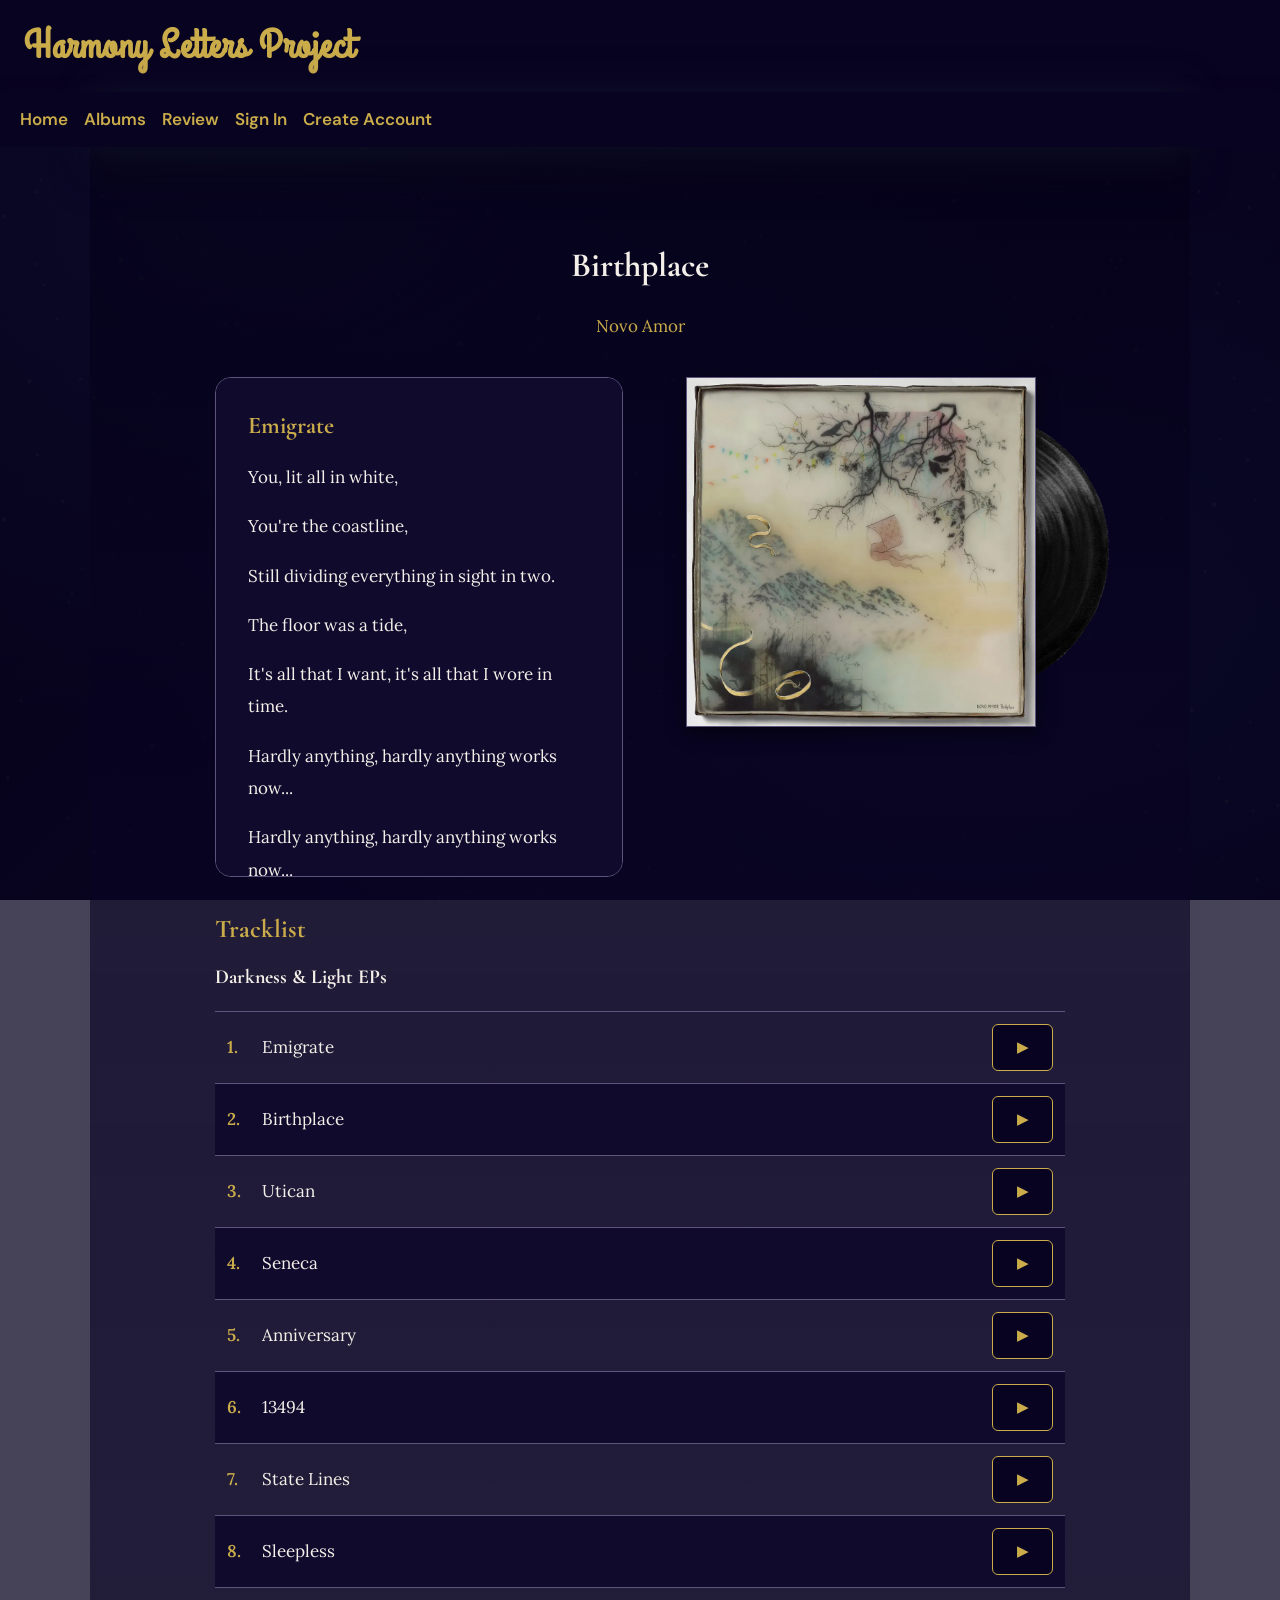
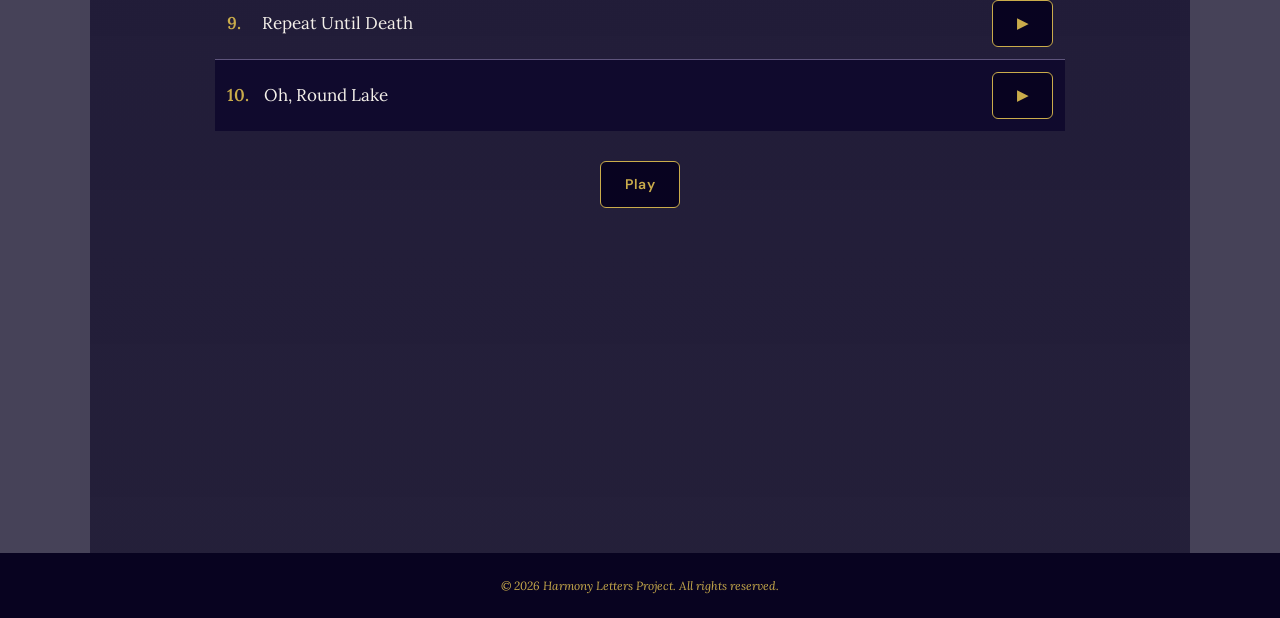
<file: harmony-letters-project/Harmony Letters Project/birthplace.html>
<!DOCTYPE html>
<html lang="en">

<head>
<meta charset="UTF-8">
<meta name="viewport" content="width=device-width, initial-scale=1.0">
<title>Birthplace | Harmony Letters Project</title>
<link rel="stylesheet" href="harmony.css">

<!-- Support for older browsers -->
<!--[if lt IE 9]>
<script src="http://html5shim.googlecode.com/svn/trunk/html5.js"></script>
<![endif]-->
</head>

<body>
<div id="stars"></div>

<div class="site-top">
<header>
<h1>Harmony Letters Project</h1>
</header>

<nav class="navbar">
<ul>
<li><a href="index.html">Home</a></li>
<li><a href="albums.html">Albums</a></li>
<li><a href="reviews.html">Review</a></li>
<li><a href="signin.php">Sign In</a></li>
<li><a href="createacc.php">Create Account</a></li>
</ul>
</nav>

<div id="wrapper">

<main class="song-review">

<h1>Birthplace</h1>
<p class="artist-name">Novo Amor</p>
<div class="song-layout">

<section class="lyrics-panel active" id="emigrateLyrics">
<h2>Emigrate</h2>
<div>
<p>You, lit all in white,</p>
<p>You're the coastline,</p>
<p>Still dividing everything in sight in two.</p>
<p>The floor was a tide,</p>
<p>It's all that I want, it's all that I wore in time.</p>
<p>Hardly anything, hardly anything works now...</p>
<p>Hardly anything, hardly anything works now...</p>
<p>You made up for my life, celebrate it!</p>
<p>Annotating, everything's implied.</p>
<p>And it grew,</p>
<p>I just couldn't decide,</p>
<p>For all that I want, I'm dying to scale its side.</p>
<p>Hardly anything, hardly anything works now...</p>
<p>Hardly anything, hardly anything works now...</p>
<p>Better wide-awake, better hide, but I'm forgetting where I came from.</p>
<p>Better emigrate, better try, but I've forgotten what I'm made of.</p>
</div>
</section>

<section class="lyrics-panel" id="birthplaceLyrics">
<h2>Birthplace</h2>
<div>
<p>Be it at your best</p>
<p>It's still our nest</p>
<p>Unknown a better place</p>
<p>Narrow your breath</p>
<p>From every guess</p>
<p>I've drawn my birthplace</p>
<p>Oh, I don't need a friend</p>
<p>I won't let it in again</p>
<p>Be at my best</p>
<p>And I fall, obsessed in all its memory</p>
<p>And dove out to our death</p>
<p>To be undressed, a love in birth and reverie</p>
<p>I don't want a friend</p>
<p>I won't let it in again</p>
<p>I don't need a friend</p>
<p>I won't let it in again</p>
<p>Here, at my best</p>
<p>It's all at rest</p>
<p>And I found a better place</p>
</div>
</section>

<section class="lyrics-panel" id="uticanLyrics">
<h2>Utican</h2>
<div>
<p>Hear that?</p>
<p>Oh my god, I'll fill the coffee over</p>
<p>Tear out</p>
<p>All my love until my blood runs sober</p>
<p>Don't let me down</p>
<p>My body's sinking, I can feel it now</p>
<p>Oh, hear me out</p>
<p>I've been thinking I won't stick around</p>
<p>See that?</p>
<p>Oh my god, I think we lost control</p>
<p>Feel that?</p>
<p>Don't mind me, I won't be here for long</p>
<p>So please don't tell me now</p>
<p>I swore it for you once and it gets me down</p>
<p>So please don't tell me now</p>
<p>Oh, get me out</p>
<p>My body's shaking, but I don't fear it now</p>
<p>And I'll sing it out</p>
<p>Thank god you're shrinking, 'cause I won't be around</p>
<p>Oh</p>
<p>So I would take a bow</p>
</div>
</section>

<section class="lyrics-panel" id="senecaLyrics">
<h2>Seneca</h2>
<div>
<p>I could make it all feel far away</p>
<p>I would race my age out of this place, separate</p>
<p>"Pile your clothes for a better run", I was told</p>
<p>Save your life as all you've ever known and ever owned</p>
<p>I should bathe it out to feel sun</p>
<p>I'll trade space to hit the ground and run</p>
<p>Shout it proud!</p>
<p>"Pile your clothes for a better one", I was told</p>
<p>Save your life as all you've ever known and ever owned</p>
<p>Ain't it funny how we went nowhere?</p>
<p>Ain't it funny how we went nowhere?</p>
<p>Ain't it funny how we went, funny how we went nowhere?</p>
<p>Ain't it funny how we went nowhere?</p>
<p>Given the chance to break, would you be on your way out?</p>
<p>Who are you?</p>
<p>Given the chance to break, would you be on your way out?</p>
<p>Who are you?</p>
<p>Who are you?</p>
<p>Who are you?</p>
</div>
</section>

<section class="lyrics-panel" id="anniversaryLyrics">
<h2>Anniversary</h2>
<div>
<p>Dream it, repeat it, if I couldn't be there</p>
<p>Thieve it, believe it, so I wouldn't need it</p>
<p>Be it naive, if I couldn't see it</p>
<p>Leave it, repeat it</p>
<p>If I could be fearless now</p>
<p>I've fallen for it</p>
<p>It's foreign, the feeling's ours</p>
<p>And I've fallen for it, I've fallen for it somehow</p>
<p>Fallen for it, fallen for it somehow</p>
<p>Fallen for it, fallen for it somehow</p>
<p>Fallen for it, fallen for it somehow</p>
<p>Time won't make it right, I know that</p>
<p>I can't make it mine, I know that</p>
<p>Time won't make it right, I know that</p>
<p>I can't make it mine, I know that</p>
<p>Time won't make it right, I know that</p>
<p>I can't make it mine, I'm over</p>
<p>Time won't make it right, I know that</p>
<p>I can't make it right, I'm over</p>
</div>
</section>

<section class="lyrics-panel" id="statelinesLyrics">
<h2>State Lines</h2>
<div>
<p>Here, I'll forgive my thoughts now</p>
<p>Steer it 'cause I forget the dots now</p>

<p>Was it all any more faded after all?</p>
<p>I don't know, I don't know, I don't know</p>
<p>Are you sure? Did you call? Did we ever really talk?</p>
<p>I don't know, I don't know, I don't know</p>
<p>I don't know,</p>
<p>I don't</p>

<p>Dear, I wouldn't bet your heart down</p>
<p>Clear but I couldn't get my head around</p>

<p>Was it all any more faded after all?</p>
<p>I don't know, I don't know, I don't know</p>
<p>Are you sure? Did you call? Did we ever really talk?</p>
<p>I don't know, I don't know, I don't know</p>

<p>I've been awake in every state line</p>
<p>Dyin' to make it last us a lifetime</p>
<p>Tryin' to shake that it's all on an incline</p>
<p>Find me a way, I'll be yours in a landslide</p>
</div>
</section>

<section class="lyrics-panel" id="sleeplessLyrics">
<h2>Sleepless</h2>
<div>
<p>Given all the silence</p>
<p>I could see the sky was taking its place</p>
<p>If we're giving it all a title</p>
<p>I'll concede I might have made a mistake</p>
<p>'Cause I feel love, throwing it all away</p>
<p>I'm sleepless</p>
<p>Seven years of verses, I guess that I deserve this</p>
<p>I made a mistake</p>
<p>So keep it on the surface, and tell me there was worth</p>
<p>In all the ways that it would break</p>
<p>'Cause I feel love, throwing it all away</p>
<p>I'm sleepless knowing you're all the same</p>
<p>How'd only I feel it?</p>
<p>How'd only I feel it?</p>
<p>It's taken all the ivy from your throat</p>
<p>Does it feel anymore like home?</p>
<p>I made the walk from Albany to Rome</p>
<p>But it feels there's nowhere more to go</p>
<p>'Cause I feel love, throwing it all away</p>
<p>I'm sleepless, and tell me you're all the same</p>
<p>How'd only I feel it?</p>
<p>How'd only I feel it?</p>
<p>How'd only I feel it? (I feel it)</p>
<p>(Oh), oh, how-</p>
<p>How'd only I feel it? Oh</p>
<p>How'd only I feel it?</p>
</div>
</section>

<section class="lyrics-panel" id="repeatuntildeathLyrics">
<h2>Repeat Until Death</h2>
<div>
<p>Low, a part of me now</p>
<p>A palm to my mouth</p>
<p>I said it, almost</p>
<p>Snow, brother, I'll bet it all gold</p>
<p>Shudder with blood in my nose</p>
<p>I had it almost</p>
<p>Don't go, you're half of me now</p>
<p>But I'm hardly stood proud</p>
<p>I said it almost</p>
<p>Oh, I've been low</p>
<p>But dammit, I bet it don't show</p>
<p>It was heaven a moment ago</p>
<p>Oh, I had it almost</p>
<p>We had it almost</p>
<p>Oh, I can't seem to let myself leave you</p>
<p>But I can't breathe anymore</p>
<p>Oh, I can't seem to not need to need you</p>
<p>I can't breathe anymore</p>
</div>
</section>


<section class="lyrics-panel" id="ohroundlakeLyrics">
<h2>Oh, Round Lake</h2>
<div>
<p>Oh, Round Lake</p>
<p>I've been wishing that I stayed</p>
<p>To carve my name</p>
<p>In Louisiana State</p>
<p>One long day</p>
<p>All my love will make you shake</p>
<p>I found my place</p>
<p>In a twisted rib cage</p>
<p>Oh, Round Lake</p>
<p>For five years, I've felt your break</p>
<p>With all my shame</p>
<p>I will watch you wash away</p>
<p>I will watch you wash away</p>
<p>I will watch you wash away</p>
<p>Oh, Round Lake</p>
<p>I've been</p>
<p>Wishing you would take your place</p>
<p>In every scene</p>
<p>Oh, Round Lake, I need</p>
<p>Oh, Round Lake, serene</p>
</div>
</section>


<section class="vinyl-player">

<div class="record">
<img
src="pictures/record.png"
alt="Vinyl record"
id="recordImage">
</div>

<img
src="pictures/novoamor.webp"
alt="Birthplace album cover"
class="album-cover">
</section>
</div>

<section class="track-list">
<h2>Tracklist</h2>
<h3>Darkness &amp; Light EPs</h3>
<ol>
<li><a href="song-review.php?song_id=31">Emigrate</a>
<button class="track-play" data-song="0" aria-label="Play Emigrate">▶</button></li>

<li><a href="song-review.php?song_id=32">Birthplace</a>
<button class="track-play" data-song="1" aria-label="Play Birthplace">▶</button></li>

<li><a href="song-review.php?song_id=33">Utican</a>
<button class="track-play" data-song="2" aria-label="Play Utican">▶</button></li>

<li><a href="song-review.php?song_id=34">Seneca</a>
<button class="track-play" data-song="3" aria-label="Play Seneca">▶</button></li>
        
<li><a href="song-review.php?song_id=35">Anniversary</a>
<button class="track-play" data-song="4" aria-label="Play Anniversary">▶</button></li>

<li><a href="song-review.php?song_id=36">13494</a>
<button class="track-play" data-song="5" aria-label="Play 13494">▶</button></li>
       
<li><a href="song-review.php?song_id=37">State Lines</a>
<button class="track-play" data-song="6" aria-label="Play State Lines">▶</button></li>

<li><a href="song-review.php?song_id=38">Sleepless</a>
<button class="track-play" data-song="7" aria-label="Play Sleepless">▶</button></li>
            
<li><a href="song-review.php?song_id=39">Repeat Until Death</a>
<button class="track-play" data-song="8" aria-label="Play Repeat Until Death">▶</button></li>
            
<li><a href="song-review.php?song_id=40">Oh, Round Lake</a>
<button class="track-play" data-song="9" aria-label="Play Oh, Round Lake">▶</button>         
</li>
</ol>
<div class="song-controls">
<button id="playBtn">Play</button>
</div>

<div id="youtubePlayerContainer">
    <div id="youtubePlayer"></div>
</div>

</main>
</div>

<footer>
<p>© 2026 Harmony Letters Project. All rights reserved.</p>
</footer>

<script src="js/stars.js"></script>
<script src="js/birthplace.js"></script>

</body>
</html>
</file>
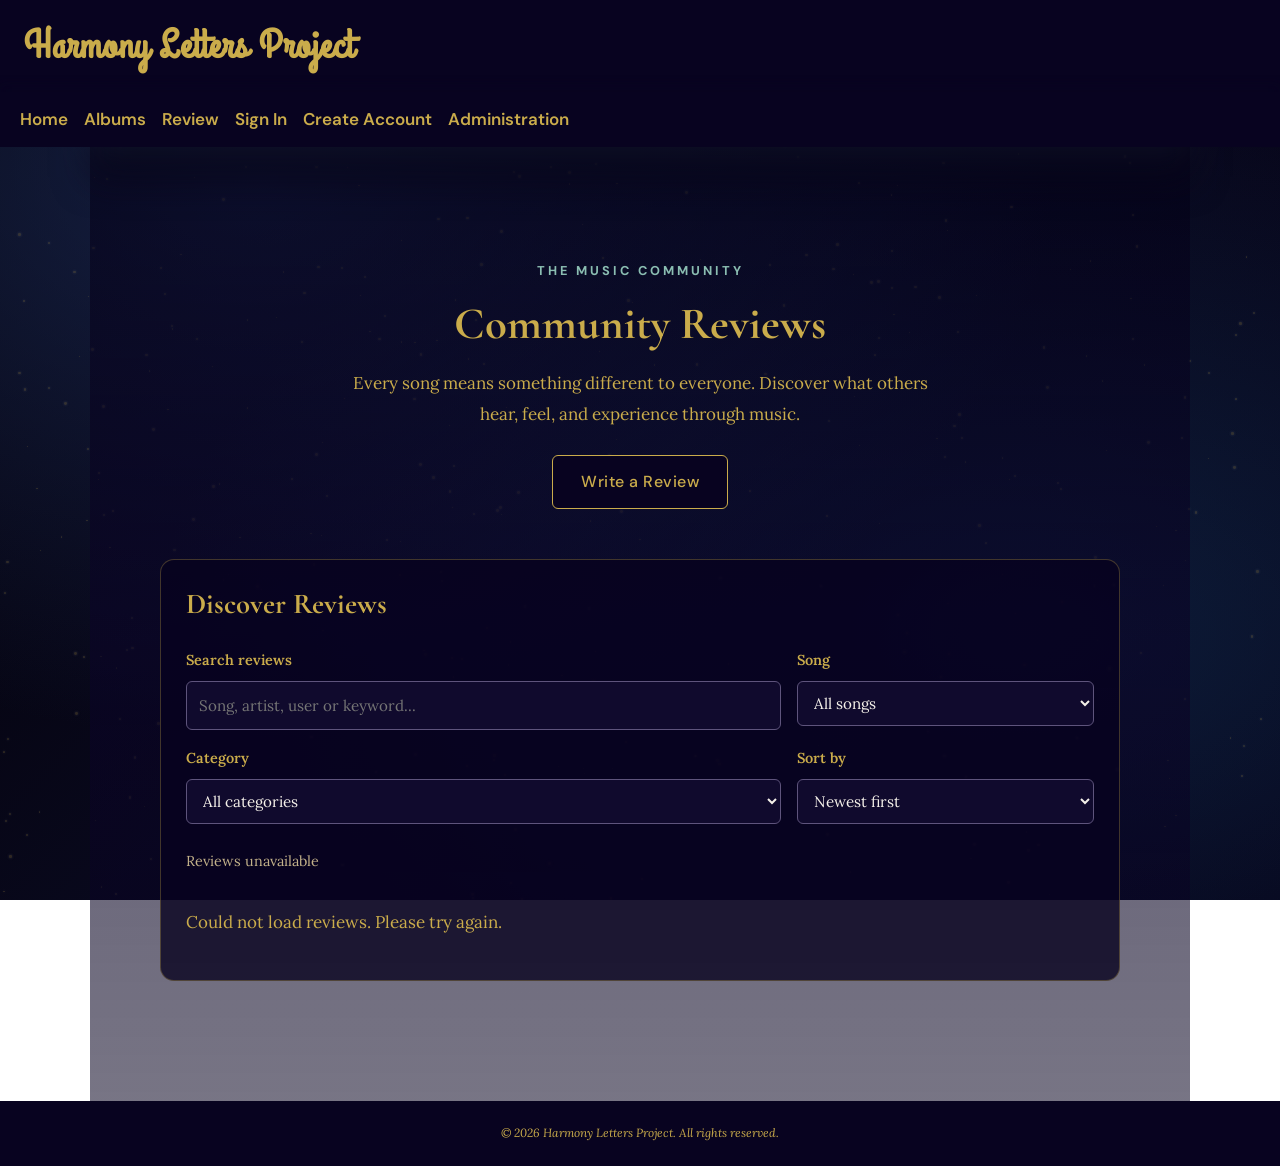
<file: harmony-letters-project/Harmony Letters Project/reviews.html>
<!DOCTYPE html>
<html lang="en">

<head>
<meta charset="UTF-8">
<meta name="viewport" content="width=device-width, initial-scale=1.0">
<title>Review | Harmony Letters Project</title>
<link rel="stylesheet" href="harmony.css">

<!-- to allow older browsers to load the website -->
<!--[if lt IE 9]>
<script src="http://html5shim.googlecode.com/svn/trunk/html5.js">
</script>
<![endif]--> 
</head>

<body>
<div id="stars"></div>

<div class="site-top">
<header>
<h1>Harmony Letters Project</h1>
</header>

<nav class="navbar"> 
<ul>
<li><a href="index.html">Home</a></li>
<li><a href="albums.html">Albums</a></li>
<li><a href="reviews.html">Review</a></li>
<li><a href="signin.php">Sign In</a></li>
<li><a href="createacc.php">Create Account</a></li>
<li><a href="admin.php">Administration</a></li>
</nav>
</ul>
</div>

<div id="wrapper">
<main class="all-reviews-page">

<section class="reviews-heading">
<p class="reviews-eyebrow">THE MUSIC COMMUNITY</p>
<h2>Community Reviews</h2>

<p>
Every song means something different to everyone.
Discover what others hear, feel, and experience
through music.
</p>

<a href="albums.html" class="review-album-btn">
Write a Review
</a>
</section>

<section class="review-discovery">

<h2>Discover Reviews</h2>

<div class="review-filters">

<div class="filter-field">
<label for="reviewSearch">Search reviews</label>

<input type="search" id="reviewSearch" placeholder="Song, artist, user or keyword...">
</div>

<div class="filter-field">
<label for="songFilter">Song</label>

<select id="songFilter">
<option value="all">All songs</option>
</select>
</div>

<div class="filter-field">
<label for="categoryFilter">Category</label>

<select id="categoryFilter">
<option value="all">All categories</option>
<option value="General">General</option>
<option value="Emotional">Emotional</option>
<option value="Lyrics">Lyrics</option>
<option value="Production">Production</option>
<option value="Personal Story">Personal Story</option>
</select>
</div>

<div class="filter-field">
<label for="sortFilter">Sort by</label>

<select id="sortFilter">
<option value="newest">Newest first</option>
<option value="helpful">Most helpful</option>
<option value="rating">Highest rating</option>
</select>
</div>

</div>

<div class="review-results-summary">
<p id="reviewCount" aria-live="polite">
Loading reviews...
</p>
</div>

<div id="reviewList" class="community-review-list">
<!-- Reviews are displayed here by JavaScript. -->
</div>

<p id="emptyReviews" class="empty-reviews" hidden>
No reviews found. Try changing your search or filters.
</p>

</section>
</div>
</main>

<footer>
<p>© 2026 Harmony Letters Project. All rights reserved.</p>
</footer>

<script src="js/stars.js"></script>
<script src="js/reviews.js"></script>
</body>

</html>
</file>
<file: harmony-letters-project/Harmony Letters Project/harmony.css>
/* HARMONY LETTERS PROJECT */

/* Google Fonts */
@import url('https://fonts.googleapis.com/css2?family=Cormorant+Garamond:wght@400;500;600;700&family=DM+Sans:wght@400;500;600;700&family=Grand+Hotel&family=Inter:wght@400;500;600;700&family=Lora:wght@400;500;600;700&display=swap');

:root {
    --hl-bg: #080320;
    --hl-panel: #100a2d;
    --hl-panel-hover: #252047;
    --hl-text: #F4F0E9;
    --hl-muted: #C2B18A;
    --hl-gold: #CAAC4B;
    --hl-gold-light: #E6C85C;
    --hl-highlight: #E6F9AF;
    --hl-border: #5e547c;
}



/* GLOBAL STYLES */

* {
    box-sizing: border-box;
}

body {
    margin: 0;
    font-family: 'Lora', serif;
    font-size: 17px; /* Increased from 15px */
    font-weight: 400;
    line-height: 1.8;
    color: #CAAC4B;

    background:
        radial-gradient(
            ellipse at 20% 20%,
            rgba(35, 55, 110, 0.55),
            transparent 55%),

        radial-gradient(
            ellipse at 80% 70%,
            rgba(25, 75, 120, 0.35),
            transparent 60%),

        linear-gradient(
            135deg,
            #020005 0%,
            #09091e 50%,
            #050014 100%
        );

    background-attachment: fixed;
}

h1,
h2,
h3 {
    font-family: 'Cormorant Garamond', serif;
    line-height: 1.3;
}

button,.navbar {
    font-family: 'DM Sans', sans-serif;
}


/* HEADER & NAVIGATION */


.site-top {
    position: sticky;
    top: 0;
    z-index: 1000;
    background-color: rgba(8, 3, 32, 0.75);
}

header {
    position: relative;
    isolation: isolate;
    background-color: #080320;
}

header h1 {
    position: relative;
    margin: 0;
    padding: 20px 24px;
    border: none;
    background: transparent;

    color: #CAAC4B;
    font-family: 'Grand Hotel', cursive;
    font-size: 2.5rem;
    font-weight: 600;
    letter-spacing: 1px;
}

/* Soft shadow below header */

header::after {
    content: "";
    position: absolute;
    z-index: 2;
    left: 0;
    right: 0;
    bottom: -14px;
    height: 20px;

    background: linear-gradient(
        to bottom,
        #080320 0%,
        rgba(8, 3, 32, 0.75) 25%,
        rgba(8, 3, 32, 0.3) 60%,
        transparent 100%
    );

    filter: blur(5px);
    pointer-events: none;
}

/* Navigation bar */

.navbar {
    position: sticky;
    top: 0;
    z-index: 1000;
    font-weight: 600;
}

nav.navbar {
    width: 100%;
    padding: 12px 20px;
    background-color: #080320;
}

.navbar ul {
    display: flex;
    flex-wrap: wrap;
    gap: 16px;

    list-style: none;
    margin: 0;
    padding: 0;
}

.navbar a {
    text-decoration: none;
}

nav a:link {
    color: #CAAC4B;
}

nav a:visited {
    color: #8BBEB2;
}

nav a:hover {
    color: #E6F9AF;
}


/*  PAGE WRAPPER & FOOTER */


#wrapper {
    position: relative;
    z-index: 1;
    width: 100%;
    max-width: 1100px;
    min-height: 100vh;
    margin: 0 auto;
    padding: 35px 30px 60px;

    background: linear-gradient(
        to bottom,
        rgba(4, 0, 22, 0.55),
        rgba(11, 5, 39, 0.65),
        rgba(8, 3, 32, 0.55)
    );
}

#wrapper::before {
    content: "";
    position: absolute;
    top: -70px;
    left: 0;
    width: 100%;
    height: 100px;

    background: linear-gradient(
        to bottom,
        transparent 0%,
        rgba(30, 41, 59, 0.45) 45%,
        #040016 100%
    );

    filter: blur(18px);
    pointer-events: none;
    z-index: -1;
}

#wrapper main {
    width: 100%;
}


footer {
    position: relative;
    z-index: 1;
    width: 100%;
    margin: 0;
    padding: 10px;

    background-color: #080320;
    color: #CAAC4B;
    font-size: 0.7em;
    font-style: italic;
    text-align: center;
}


/*  4. ANIMATED NIGHT SKY  */


#stars {
    position: fixed;
    inset: 0;
    z-index: 0;
    width: 100%;
    height: 100%;
    overflow: hidden;
    pointer-events: none;
}


.sky-star {
    position: absolute;
    display: block;
    border-radius: 50%;
    background-color: #CAAC4B;

    box-shadow:
        0 0 3px rgba(255, 255, 255, 0.8),
        0 0 8px rgba(202, 172, 75, 0.3);

    opacity: 0.2;
    animation: twinkle var(--twinkle-duration)
        ease-in-out infinite alternate;
}

@keyframes twinkle {
    0% {
        opacity: 0.2;
        transform: scale(0.7);
    }

    60% {
        opacity: 1;
        transform: scale(1.4);
    }

    100% {
        opacity: 0.2;
        transform: scale(0.7);
    }
}


/*   HOME PAGE & SLIDESHOW */

.hero {
    padding: 0 25px 50px;
    text-align: center;
}

.slideshow {
    position: relative;
    width: 100%;
    height: 50vh;
    min-height: 350px;
    max-height: 550px;
    overflow: hidden;

    -webkit-mask-image: linear-gradient(
        to bottom,
        transparent 0%,
        black 15%,
        black 65%,
        transparent 100%
    );

    mask-image: linear-gradient(
        to bottom,
        transparent 0%,
        black 15%,
        black 65%,
        transparent 100%
    );
}

.slide {
    position: absolute;
    top: 0;
    left: 0;

    display: block;
    width: 100%;
    height: 100%;

    object-fit: cover;
    object-position: center;
    filter: brightness(65%);

    opacity: 0;
    transition: opacity 1.5s ease-in-out;
}

.slide.active {
    opacity: 1;
}

.hero h2 {
    position: relative;
    margin-top: -15px;
    font-size: 2.5rem;
    font-weight: 500;
    line-height: 1.3;
}

.hero p {
    max-width: 600px;
    margin: 15px auto 25px;
    line-height: 1.8;
}


/* LET'S START BUTTON */

.start-button {
    display: inline-block;
    padding: 12px 28px;
    border: 1px solid #CAAC4B;
    border-radius: 6px;

    background-color: #080320;
    color: #CAAC4B;
    font-family: 'DM Sans', sans-serif;
    font-weight: 500;
    letter-spacing: 0.5px;
    text-decoration: none;
    cursor: pointer;

    transition:
        background-color 0.3s ease,
        color 0.3s ease;
}

.start-button:visited {
    color: #CAAC4B;
}

.start-button:hover {
    background-color: #CAAC4B;
    color: #080320;
}


/* ABOUT SECTION  */

.about-section {
    padding: 50px 30px 100px;
    overflow: hidden;
}

.about-title {
    margin: 0 auto 70px;
    font-family: 'Inter', sans-serif;
    font-size: 3rem;
    font-weight: 600;
    line-height: 1.3;
    text-align: center;
    text-decoration: none;
}

.about-card {
    display: flex;
    flex-direction: column;
    justify-content: center;

    width: 440px;
    min-height: 380px;
    padding: 40px;
    margin-bottom: 100px;

    border: 1px solid #222;
    border-radius: 20px;

    background-color: #C2B18A;
    color: #222;
}

.about-card.left {
    margin-left: 0;
    margin-right: auto;
}

.about-card.right {
    margin-left: auto;
    margin-right: 0;
}

.about-number {
    margin-bottom: 25px;
    font-size: 3rem;
    font-weight: 300;
}

.about-card h3 {
    margin: 0 0 15px;
    font-size: 1.4rem;
    font-weight: 600;
    line-height: 1.4;
}

.about-card p {
    margin: 0 0 15px;
    font-size: 1rem;
    line-height: 1.8;
    width: min(440px, 100%);

}


/* About cards and images */

.about-row {
    display: flex;
    align-items: center;
    justify-content: space-between;
    gap: 40px;

    width: 100%;
    margin-bottom: 100px;
}

/* Card sizing */
.about-row .about-card {
    box-sizing: border-box;
    flex: 0 1 440px;
    width: 440px;
    min-width: 0;
    margin: 0;
}

/* Decorative image */
.about-image {
    display: block;
    flex: 0 1 350px;

    width: 350px;
    max-width: 45%;
    height: auto;
    object-fit: contain;
    background: transparent;
}

/* Responsive layout */
@media (max-width: 700px) {
    .about-row,
    .about-row.about-row-right {
        flex-direction: column;
        gap: 25px;
        margin-bottom: 60px;
    }

    .about-row .about-card {
        flex: none;
        width: 100%;
        max-width: 440px;
    }

    .about-image {
        flex: none;
        width: 75%;
        max-width: 280px;
    }
}


/* ALBUM SEARCH */

.album-search {
    max-width: 450px;
    margin: 25px auto;
    text-align: left;
}

.album-search label {
    display: block;
    margin-bottom: 8px;
}

.search-box {
    display: flex;
    gap: 8px;
}

.search-box input {
    flex: 1;
    min-width: 0;
    padding: 10px;
    font: inherit;
}

.search-box button {
    padding: 10px 18px;
    cursor: pointer;
}

#searchMessage {
    font-size: 0.9rem;
    text-align: center;
}


/* ALBUM SECTION & CAROUSEL  */

.album-section {
    padding: 40px 20px;
    text-align: center;
}

.album-carousel {
    display: flex;
    align-items: center;
    justify-content: center;
    gap: 15px;
    min-width: 0;
    max-width: 800px;
    margin: 30px auto;
}

.album-track {
    display: flex;
    align-items: center;
    justify-content: center;
    gap: 25px;
    min-width: 0;
    overflow: visible;
}

.album-card {
    flex-shrink: 0;
    min-width: 0;
    width: 220px;
    opacity: 0.4;
    transform: scale(0.8);
    transition:
        transform 0.4s ease,
        opacity 0.4s ease;
    cursor: pointer;
}

.album-card img {
    display: block;
    width: 100%;
    aspect-ratio: 1 / 1;
    object-fit: cover;
    border-radius: 8px;
}

.album-card.active {
    z-index: 1;
    opacity: 1;
    transform: scale(1.1);
}

.arrow {
    flex-shrink: 0;
    padding: 10px;
    border: none;

    background: transparent;
    color: #E6F9AF;
    font-size: 24px;
    cursor: pointer;
}

.album-info {
    max-width: 500px;
    margin: 35px auto;
    text-align: center;
}

.album-info h3 {
    margin-bottom: 5px;
    font-weight: 600;
}


/* Explore Album */

.albums-heading {
    padding: 35px 15px 40px;
    text-align: center;
}

.albums-eyebrow {
    margin: 0;
    color: #8BBEB2;
    font-family: 'DM Sans', sans-serif;
    font-size: 0.8rem;
    font-weight: 700;
    letter-spacing: 3px;
    text-transform: uppercase;
}

.albums-heading h2 {
    margin: 10px 0;
    font-size: 2.8rem;
    font-weight: 700;
    text-transform: capitalize;
}

.albums-heading > p:not(.albums-eyebrow) {
    max-width: 600px;
    margin: 15px auto 25px;
    line-height: 1.7;
}



/* Review Album Button */

.review-album-btn {
    display: inline-block;
    padding: 12px 28px;
    border: 1px solid #CAAC4B;
    border-radius: 6px;

    background-color: #080320;
    color: #CAAC4B;
    font-family: 'DM Sans', sans-serif;
    font-size: 16px;
    font-weight: 500;
    letter-spacing: 0.5px;
    text-decoration: none;
    cursor: pointer;

    transition:
        background-color 0.3s ease,
        color 0.3s ease;
}

.review-album-btn:visited {
    color: #CAAC4B;
}

.review-album-btn:hover {
    background-color: #CAAC4B;
    color: #080320;
}


/* SONG REVIEW & LYRICS   */

.song-review {
    max-width: 1000px;
    margin: 0 auto;
    padding: 40px 24px;
    color: var(--hl-text);
    text-align: center;
}

.artist-name {
    margin-bottom: 35px;
    color: var(--hl-gold);
}

.song-layout {
    display: grid;
    grid-template-columns: minmax(0, 1fr) minmax(0, 1fr);
    align-items: start;
    gap: 35px;
    max-width: 850px;
    margin: 0 auto;
    text-align: left;
}

/* Lyrics panel */

.lyrics-panel {
    display: none;
    box-sizing: border-box;
    min-width: 0;
    width: 100%;
    max-height: 500px;
    overflow-wrap: anywhere;
    overflow-y: auto;
    padding: 32px;

    border: 1px solid var(--hl-border);
    border-radius: 16px;

    background-color: var(--hl-panel);
    color: var(--hl-text);
    font-size: 17px;
    line-height: 1.9;
}

.lyrics-panel.active {
    display: block;
}

.lyrics-panel h2 {
    margin-top: 0;
    color: var(--hl-gold);
    font-size: 1.5rem;
}

/* Lyrics scrollbar */

.lyrics-panel {
    scrollbar-color: var(--hl-gold) var(--hl-bg);
    scrollbar-width: thin;
}

.lyrics-panel::-webkit-scrollbar {
    width: 8px;
}

.lyrics-panel::-webkit-scrollbar-track {
    background: var(--hl-bg);
    border-radius: 8px;
}

.lyrics-panel::-webkit-scrollbar-thumb {
    background: var(--hl-gold);
    border-radius: 8px;
}

/* ALBUM COVER & VINYL PLAYER   */

.vinyl-player {
    position: relative;
    z-index: 1;

    width: 100%;
    max-width: 350px;
    aspect-ratio: 1 / 1;
    margin: 0 auto;
}

.album-cover {
    position: relative;
    z-index: 2;

    display: block;
    width: 100%;
    height: 100%;

    object-fit: cover;
    border: 1px solid var(--hl-border);
    box-shadow: 0 5px 15px #0008;
}

.record {
    position: absolute;
    z-index: 1;
    top: 5%;
    left: 35%;

    width: 90%;
    height: 90%;
    overflow: hidden;
    border-radius: 50%;
}

.record img {
    display: block;
    width: 100%;
    height: 100%;
    object-fit: contain;
}

/* Spin while playing */

.vinyl-player.playing .record {
    animation: spin-record 3s linear infinite;
}

@keyframes spin-record {
    from {
        transform: rotate(0deg);
    }

    to {
        transform: rotate(360deg);
    }
}


/* SONG CONTROLS   */

.song-controls {
    position: relative;
    z-index: 10;

    display: flex;
    flex-wrap: wrap;
    justify-content: center;
    gap: 12px;

    margin: 30px auto;
}

.song-controls button,
.track-play {
    position: relative;
    z-index: 11;

    display: inline-block;
    padding: 12px 24px;

    border: 1px solid var(--hl-gold);
    border-radius: 6px;

    background-color: var(--hl-bg);
    color: var(--hl-gold);

    font-family: 'DM Sans', sans-serif;
    font-size: 14px;
    font-weight: 600;
    letter-spacing: 0.5px;
    line-height: 1.5;
    text-decoration: none;

    cursor: pointer;

    transition:
        background-color 0.25s ease,
        color 0.25s ease,
        border-color 0.25s ease;
}

.song-controls button:hover,
.track-play:hover {
    border-color: var(--hl-gold-light);
    background-color: var(--hl-gold);
    color: var(--hl-bg);
}

.song-controls button:focus-visible,
.track-play:focus-visible {
    outline: 2px solid var(--hl-highlight);
    outline-offset: 3px;
}

/* Selected song control */

.song-controls button.selected {
    border-color: var(--hl-gold);
    background-color: var(--hl-gold);
    color: var(--hl-bg);
    font-weight: 700;
}


/* TRACKLIST   */

.track-list {
    max-width: 850px;
    margin: 35px auto;
    color: var(--hl-text);
    text-align: left;
}

.track-list h2 {
    margin-bottom: 12px;
    color: var(--hl-gold);
}

.track-list ol {
    counter-reset: track;
    margin: 0;
    padding: 0;

    border-top: 1px solid var(--hl-border);
    list-style: none;
}

.track-list li {
    display: flex;
    align-items: center;
    gap: 15px;
    padding: 12px;
    border-bottom: 1px solid var(--hl-border);
    counter-increment: track;
    transition: background-color 0.2s ease;
}

.track-list li:nth-child(even) {
    background-color: var(--hl-panel);
}

.track-list li:last-child {
    border-bottom: none;
}

.track-list li:hover {
    background-color: var(--hl-panel-hover);
}

.track-list li::before {
    content: counter(track) ".";

    min-width: 20px;
    color: var(--hl-gold);
    font-weight: 600;
}

.track-list li a {
    flex: 1;
    min-width: 0;

    color: var(--hl-text);
    text-decoration: none;
}

.track-list li a:hover {
    color: var(--hl-highlight);
    text-decoration: underline;
}


/*  REVIEW PAGE   */

.review-page {
    padding: 30px 20px;
    color: var(--hl-text);
}

.review-page > h1 {
    margin-bottom: 10px;
    color: var(--hl-gold);
    text-align: center;
}

.review-intro {
    margin-bottom: 30px;
    color: var(--hl-muted);
    text-align: center;
}

.review-layout {
    display: grid;
    grid-template-columns: 0.8fr 1.5fr;
    align-items: start;
    gap: 30px;

    max-width: 850px;
    margin: 0 auto;
}


/* Song information panel */

.review-song-info {
    box-sizing: border-box;
    min-width: 0;
    padding: 20px;

    border: 1px solid var(--hl-border);
    border-radius: 10px;

    background-color: var(--hl-panel);
    color: var(--hl-text);
    text-align: center;
}

.review-album-cover {
    display: block;
    width: 100%;
    max-width: 240px;
    aspect-ratio: 1 / 1;
    margin: 0 auto 20px;

    border: 1px solid var(--hl-border);
    border-radius: 6px;

    object-fit: cover;
}

.review-song-info h2 {
    color: var(--hl-gold);
}

.review-form-panel {
    border: 1px solid var(--hl-border);
    background-color: var(--hl-panel);
    color: var(--hl-text);
}

.back-link {
    display: inline-block;
    margin-top: 15px;
    padding: 12px 24px;

    border: 1px solid var(--hl-gold);
    border-radius: 6px;

    background-color: var(--hl-bg);
    color: var(--hl-gold);

    font-weight: 600;
    text-decoration: none;

    transition:
        background-color 0.25s ease,
        color 0.25s ease;
}

.back-link:hover {
    background-color: var(--hl-gold);
    color: var(--hl-bg);
    text-decoration: none;
}


/* Review form panel */

.review-form-panel {
    box-sizing: border-box;
    min-width: 0;
    padding: 25px;

    border: 1px solid var;
    border-radius: 10px;

    background-color: var;
    color: var;
}

.review-form-panel h2 {
    margin-top: 0;
    margin-bottom: 25px;
    color: var(--hl-gold);
}


/* Star rating */

.rating-fieldset {
    margin: 0 0 25px;
    padding: 0;
    border: none;
}

.rating-fieldset legend {
    margin-bottom: 12px;
    color: var(--hl-text);
    font-weight: 700;
}

.star-rating {
    display: flex;
    flex-wrap: wrap;
    gap: 8px;
}

.star {
    padding: 0;
    border: none;
    background: none;

    color: #756D87;
    font-size: 38px;
    line-height: 1.2;

    cursor: pointer;
    transition: color 0.15s ease;
}

.star:hover,
.star:focus-visible,
.star.selected {
    color: var(--hl-gold);
}

.star:focus-visible {
    outline: 2px solid var(--hl-highlight);
    outline-offset: 3px;
    border-radius: 3px;
}

#ratingText {
    color: var(--hl-text);
}

/* Written review */
.review-input textarea {
    box-sizing: border-box;
    display: block;
    width: 100%;
    min-height: 150px;
    padding: 12px;

    border: 1px solid #CAAC4B;
    border-radius: 6px;

    background-color: #100A2D;
    color: var(--hl-text);

    font: inherit;
    resize: vertical;
}

.review-input textarea:focus {
    outline: 2px solid var(--hl-highlight);
    outline-offset: 2px;
}

/* Submit button */


.submit-review {
    display: block;
    width: 100%;
    padding: 13px;

    border: 1px solid var(--hl-gold);
    border-radius: 6px;

    background-color: var(--hl-gold);
    color: var(--hl-bg);

    font-family: 'DM Sans', sans-serif;
    font-size: 16px;
    font-weight: 700;

    cursor: pointer;

    transition:
        background-color 0.25s ease,
        color 0.25s ease;
}

.submit-review:hover {
    background-color: var(--hl-gold-light);
    color: var(--hl-bg);
}

.submit-review:focus-visible {
    outline: 2px solid var(--hl-highlight);
    outline-offset: 3px;
}

.review-message {
    margin-bottom: 0;
    color: var(--hl-text);
    line-height: 1.5;
}


/* RETURN HOME */

.return-home {
    margin: 25px 0;
    text-align: center;
}

.return-home a {
    display: inline-block;
    padding: 12px 24px;

    border: 2px solid #CAAC4B;
    border-radius: 6px;

    background-color: #080320;
    color: #CAAC4B;

    font-weight: 600;
    text-decoration: none;

    transition: background-color 0.25s ease, color 0.25s ease;
}

.return-home a:hover {
    background-color: #CAAC4B;
    color: #080320;
}

/* RESPONSIVE DESIGN */

/* Tablets and smaller laptops */
@media (max-width: 700px) {
    .navbar ul {
        gap: 12px;
    }

    header h1 {
        padding: 16px;
        font-size: 1.7rem;
    }

    .hero {
        padding-right: 16px;
        padding-left: 16px;
    }

    body {
        background-attachment: scroll;
    }

    .song-layout {
        grid-template-columns: 1fr;
        gap: 30px;
    }

    .review-layout {
        grid-template-columns: 1fr;
        gap: 20px;
    }

    .review-album-cover {
        max-width: 180px;
    }

    .review-form-panel {
        padding: 20px;
    }
}

/* Mobile phones */

@media (max-width: 380px) {
    .album-card {
        width: 90px;
    }

    .album-carousel {
        gap: 3px;
    }

    .album-track {
        gap: 8px;
    }
}

@media (max-width: 600px) {
    .about-section {
        padding: 35px 20px;
    }

    .about-title {
        margin-bottom: 45px;
        font-size: 2.5rem;
    }

    .about-card {
        box-sizing: border-box;
        width: 100%;
        min-height: 280px;
        padding: 25px;
        margin-bottom: 45px;
    }

    #wrapper {
        padding: 20px 12px 40px;
    }

    .album-track {
        gap: 10px;
    }

    .album-card {
        width: 120px;
    }

    .album-card.active {
        transform: scale(1.05);
    }

    .album-carousel {
        gap: 5px;
    }

    .arrow {
        padding: 5px;
        font-size: 20px;
    }

    .lyrics-panel {
        overflow-wrap: anywhere;
        max-height: 260px;
        padding: 22px;
    }

    .vinyl-player {
        max-width: 280px;
    }

    .song-review {
        padding: 30px 16px;
    }

    .review-page {
        padding: 24px 16px;
    }

    .track-list li {
        gap: 10px;
        padding: 14px 8px;
    }

    .song-controls {
        gap: 8px;
    }


    .song-controls button,
    .track-play {
        padding: 10px 16px;
    }
}

/* reduced motion accessibility */
@media (prefers-reduced-motion: reduce) {
    .vinyl-player.playing .record {
        animation: none;
    }

    .sky-star {
        animation: none;
    }

    .slide {
        transition: none;
    }

    .vinyl-player.playing .record {
        animation: none;
    }

    .song-controls button,
    .track-play,
    .track-list li,
    .star,
    .submit-review,
    .return-home a {
        transition: none;
    }
}


/* COMMUNITY REVIEW PAGE */

.all-reviews-page {
    max-width: 1000px;
    margin: 0 auto;
    padding: 30px 20px 60px;
}

.reviews-heading {
    padding: 35px 15px 50px;
    text-align: center;
}

.reviews-eyebrow {
    color: #8BBEB2;
    font-family: 'DM Sans', sans-serif;
    font-size: 0.8rem;
    font-weight: 700;
    letter-spacing: 3px;
}

.reviews-heading h2 {
    margin: 10px 0;
    font-size: 2.8rem;
}

.reviews-heading > p:not(.reviews-eyebrow) {
    max-width: 600px;
    margin: 15px auto 25px;
}

.review-discovery {
    padding: 25px;
    border: 1px solid rgba(202, 172, 75, 0.3);
    border-radius: 14px;
    background: rgba(8, 3, 32, 0.8);
}

.review-discovery > h2 {
    margin-top: 0;
    font-size: 1.8rem;
}

.review-filters {
    display: grid;
    grid-template-columns: 2fr 1fr;
    gap: 16px;
    margin: 25px 0;
}

.filter-field {
    min-width: 0;
}

.filter-field label {
    display: block;
    margin-bottom: 7px;
    font-size: 0.9rem;
    font-weight: 600;
}

.filter-field input,
.filter-field select {
    width: 100%;
    min-height: 45px;
    padding: 10px 12px;
    border: 1px solid #5e547c;
    border-radius: 6px;
    background: #100a2d;
    color: #f4f0e9;
    font: inherit;
    font-size: 0.95rem;
}

.filter-field input:focus,
.filter-field select:focus {
    outline: 2px solid #CAAC4B;
    outline-offset: 2px;
}

.review-results-summary {
    margin: 15px 0;
    color: #C2B18A;
    font-size: 0.9rem;
}

.community-review-list {
    display: grid;
    gap: 20px;
}

.community-review-card {
    padding: 24px;
    border: 1px solid rgba(202, 172, 75, 0.25);
    border-radius: 12px;
    background: linear-gradient(
        145deg,
        rgba(25, 17, 57, 0.95),
        rgba(8, 3, 32, 0.95)
    );
    overflow-wrap: anywhere;
}

.community-review-top {
    display: flex;
    flex-wrap: wrap;
    justify-content: space-between;
    align-items: flex-start;
    gap: 12px;
}

.community-review-user {
    margin: 0;
    color: #E6F9AF;
    font-family: 'DM Sans', sans-serif;
    font-size: 1rem;
    font-weight: 700;
}

.community-review-date {
    color: #B9B3C9;
    font-size: 0.8rem;
}

.community-review-song {
    margin: 18px 0 5px;
    font-size: 1.3rem;
}

.community-review-artist {
    margin: 0;
    color: #C2B18A;
    font-size: 0.9rem;
}

.community-review-rating {
    margin: 12px 0;
    color: #CAAC4B;
    letter-spacing: 2px;
}

.community-review-category {
    display: inline-block;
    padding: 4px 10px;
    border: 1px solid rgba(139, 190, 178, 0.6);
    border-radius: 20px;
    color: #8BBEB2;
    font-size: 0.8rem;
}

.community-review-text {
    margin: 18px 0;
    color: #F0ECF7;
    line-height: 1.8;
    white-space: pre-wrap;
}

.community-review-actions {
    display: flex;
    flex-wrap: wrap;
    align-items: center;
    gap: 12px;
    padding-top: 15px;
    border-top: 1px solid rgba(202, 172, 75, 0.2);
}

.community-review-actions button {
    padding: 8px 12px;
    border: 1px solid #5e547c;
    border-radius: 6px;
    background: #100a2d;
    color: #f4f0e9;
    cursor: pointer;
}

.community-review-actions button:hover {
    border-color: #CAAC4B;
    color: #E6F9AF;
}

.community-review-actions button:focus-visible {
    outline: 2px solid #CAAC4B;
    outline-offset: 3px;
}

.community-review-actions button:disabled {
    opacity: 0.65;
    cursor: default;
}

.community-review-actions .vote-selected {
    border-color: #8BBEB2;
    background: #17352f;
}

.community-review-actions .vote-down-selected {
    border-color: #d49b9b;
    background: #49252f;
}

.helpful-score {
    margin-left: auto;
    color: #C2B18A;
    font-size: 0.85rem;
}

.empty-reviews {
    padding: 35px 10px;
    color: #C2B18A;
    text-align: center;
}

/* Responsive layout */

@media (max-width: 600px) {
    .all-reviews-page {
        padding: 15px 10px 35px;
    }

    .reviews-heading h2 {
        font-size: 2.1rem;
    }

    .review-discovery {
        padding: 15px;
    }

    .review-filters {
        grid-template-columns: 1fr;
        gap: 12px;
    }

    .community-review-card {
        padding: 17px;
    }

    .helpful-score {
        width: 100%;
        margin-left: 0;
    }
}

/* ==============================
   SIGN IN & CREATE ACCOUNT PAGES
   ============================== */

.auth-page {
    position: relative;
    z-index: 1;

    width: calc(100% - 32px);
    max-width: 480px;
    margin: 65px auto;
    padding: 40px;

    border: 1px solid rgba(202, 172, 75, 0.35);
    border-radius: 18px;

    background: linear-gradient(
        145deg,
        rgba(25, 17, 57, 0.96),
        rgba(8, 3, 32, 0.98)
    );

    box-shadow:
        0 15px 45px rgba(0, 0, 0, 0.35),
        0 0 25px rgba(202, 172, 75, 0.05);

    color: #f4f0e9;
}

.auth-page h1 {
    margin: 0 0 12px;
    color: #CAAC4B;
    font-family: 'Grand Hotel', cursive;
    font-size: 3rem;
    font-weight: 400;
    line-height: 1.2;
    text-align: center;
}

.auth-page > p {
    margin: 15px 0;
    text-align: center;
}

.auth-page form {
    display: flex;
    flex-direction: column;
    gap: 10px;
    margin-top: 28px;
}

.auth-page label {
    margin-top: 8px;
    color: #E6D8A8;
    font-family: 'DM Sans', sans-serif;
    font-size: 0.92rem;
    font-weight: 600;
}

.auth-page input:not([type="hidden"]) {
    display: block;
    width: 100%;
    min-height: 48px;
    padding: 12px 14px;

    border: 1px solid #5e547c;
    border-radius: 8px;

    background: #100a2d;
    color: #f4f0e9;

    font-family: 'DM Sans', sans-serif;
    font-size: 1rem;
}

.auth-page input::placeholder {
    color: #aaa2bb;
}

.auth-page input:focus {
    outline: 2px solid #CAAC4B;
    outline-offset: 2px;
    border-color: #CAAC4B;
}

.auth-page button {
    width: 100%;
    min-height: 48px;
    margin-top: 18px;
    padding: 12px 20px;

    border: 1px solid #CAAC4B;
    border-radius: 8px;

    background: #CAAC4B;
    color: #080320;

    font-size: 1rem;
    font-weight: 700;
    cursor: pointer;

    transition:
        background-color 0.25s ease,
        color 0.25s ease,
        transform 0.25s ease;
}

.auth-page button:hover {
    background: #E6F9AF;
    border-color: #E6F9AF;
    transform: translateY(-2px);
}

.auth-page button:focus-visible {
    outline: 2px solid #E6F9AF;
    outline-offset: 4px;
}

.auth-page a {
    color: #8BBEB2;
    text-decoration: none;
    font-weight: 600;
}

.auth-page a:hover {
    color: #E6F9AF;
    text-decoration: underline;
}

.auth-page p[role="alert"] {
    padding: 12px 14px;
    border: 1px solid #b96b78;
    border-radius: 8px;
    background: rgba(120, 35, 55, 0.2);
    color: #ffd5dc;
    text-align: left;
}

.auth-page p:not([role="alert"]) {
    color: #d0c8df;
}

@media (max-width: 600px) {
    .auth-page {
        margin: 30px auto;
        padding: 28px 22px;
    }

    .auth-page h1 {
        font-size: 2.6rem;
    }
}



/* Admin Dashboard */

.admin-page {
    max-width: 1200px;
    margin: 35px auto;
    padding: 20px;
}

.admin-stats {
    display: grid;
    grid-template-columns: repeat(auto-fit, minmax(130px, 1fr));
    gap: 12px;
}

.admin-stat,
.admin-panel {
    padding: 18px;
    margin: 15px 0;
    border: 1px solid #5e547c;
    border-radius: 10px;
    background-color: #100a2d;
}

.admin-nav {
    display: flex;
    gap: 10px;
    flex-wrap: wrap;
    margin: 20px 0;
}


.admin-nav a,
.admin-button {
    display: inline-block;
    padding: 9px 13px;
    border: 1px solid #CAAC4B;
    border-radius: 6px;
    background-color: #CAAC4B;
    color: #080320 !important;
    text-decoration: none;
    cursor: pointer;
    font-family: inherit;
    font-size: 14px;
    font-weight: 600;
    line-height: 1.5;
    opacity: 1;
    visibility: visible;
}

/* Keep button text visible when hovering */
.admin-nav a:hover,
.admin-button:hover {
    background-color: #E6C85C;
    color: #080320 !important;
}

.admin-form label {
    display: block;
    margin-top: 12px;
}

.admin-form input,
.admin-form textarea,
.admin-form select {
    box-sizing: border-box;
    width: 100%;
    padding: 9px;
    margin-top: 5px;
}

.admin-form textarea {
    min-height: 90px;
}

.admin-table-wrap {
    overflow-x: auto;
}

.admin-table {
    border-collapse: collapse;
    width: 100%;
    margin-top: 15px;
}

.admin-table th,
.admin-table td {
    border: 1px solid #5e547c;
    padding: 12px 15px;
    text-align: left;
    vertical-align: top;
}

.admin-table th {
    background-color: #080320;
    color: #E6F9AF;
    font-weight: 700;
}

.admin-table td {
    color: #F4F0E9;
}

.admin-table tbody tr {
    background-color: #100a2d;
}

.admin-table tbody tr:nth-child(even) {
    background-color: #191139;
}

.admin-table tbody tr:hover {
    background-color: #252047;
}

.admin-alert {
    padding: 12px;
    background-color: #e8f5e9;
    color: #080320;
    border-radius: 6px;
}

.admin-error {
    padding: 12px;
    background-color: #ffebee;
    color: #080320;
    border-radius: 6px;
}

.admin-actions {
    display: flex;
    gap: 8px;
    flex-wrap: wrap;
}



/* Top buttons: View Website and Logout */
.admin-top-links {
    display: flex;
    gap: 10px;
    flex-wrap: wrap;
    margin: 20px 0;
}

.admin-top-links .admin-button {
    display: inline-block;
    padding: 9px 13px;
    border: 1px solid #CAAC4B;
    border-radius: 6px;
    background-color: #CAAC4B;
    color: #080320 !important;
    text-decoration: none;
    font-family: inherit;
    font-weight: 600;
    cursor: pointer;
}

.admin-top-links .admin-button:hover {
    background-color: #E6C85C;
    color: #080320 !important;
}


.navbar a:focus-visible,
.arrow:focus-visible,
.album-card:focus-visible {
    outline: 2px solid var(--hl-highlight);
    outline-offset: 4px;
}


#youtubePlayerContainer {
    width: 320px;
    max-width: 100%;
    aspect-ratio: 16 / 9;
    margin: 20px auto;
}

#youtubePlayer {
    width: 100%;
    height: 100%;
}

#youtubePlayerContainer iframe {
    width: 100%;
    height: 100%;
    display: block;
}

.vinyl-player.playing .record {
    animation: spin-record 3s linear infinite;
}


/* Sign In and Create Account links on the review page */
.review-message a {
    color: #E6F9AF;
    font-weight: 600;
    text-decoration: underline;
    text-decoration-color: #CAAC4B;
    text-underline-offset: 4px;
    transition: color 0.2s ease;
}

.review-message a {
    display: inline-block;
    margin-top: 6px;
}

.review-message a:visited {
    color: #CAAC4B;
}

.review-message a:hover {
    color: #E6F9AF;
    text-decoration-color: #E6F9AF;
}

.review-message a:focus-visible {
    outline: 2px solid #CAAC4B;
    outline-offset: 3px;
}
</file>
